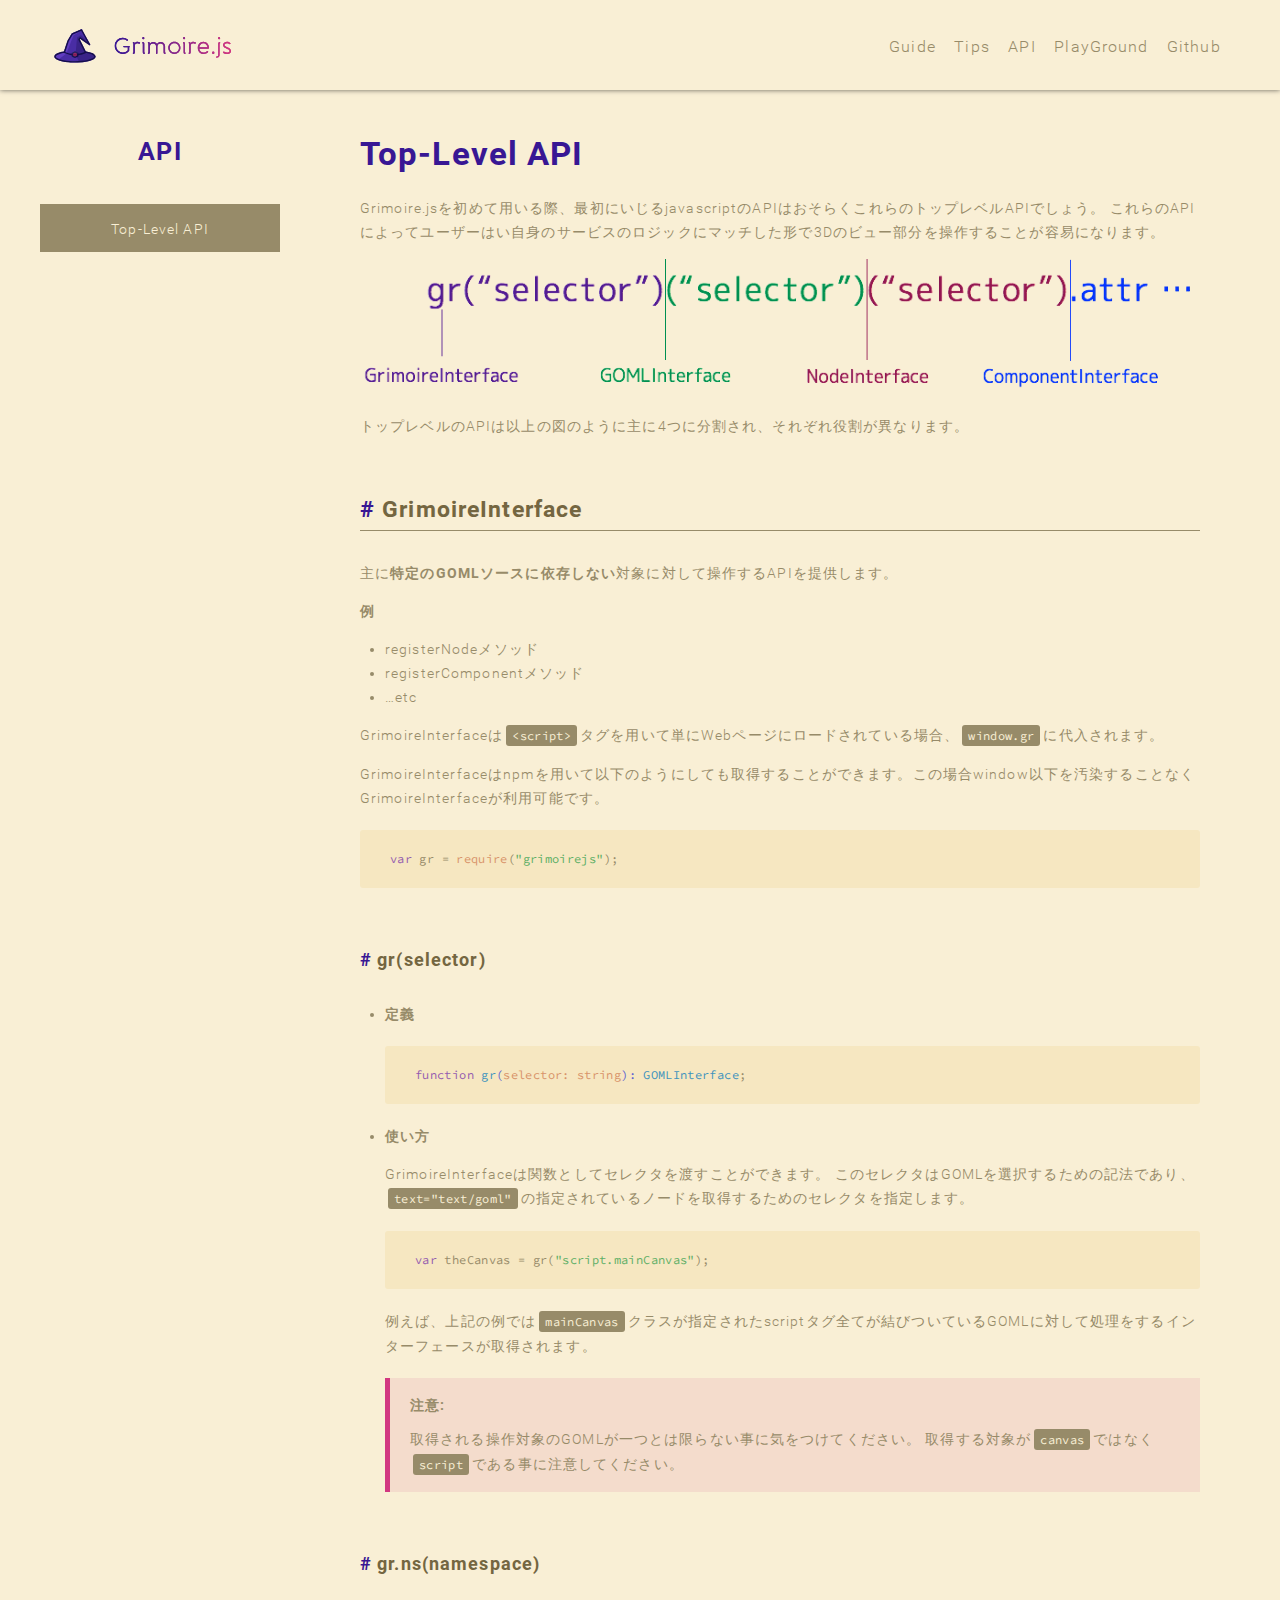
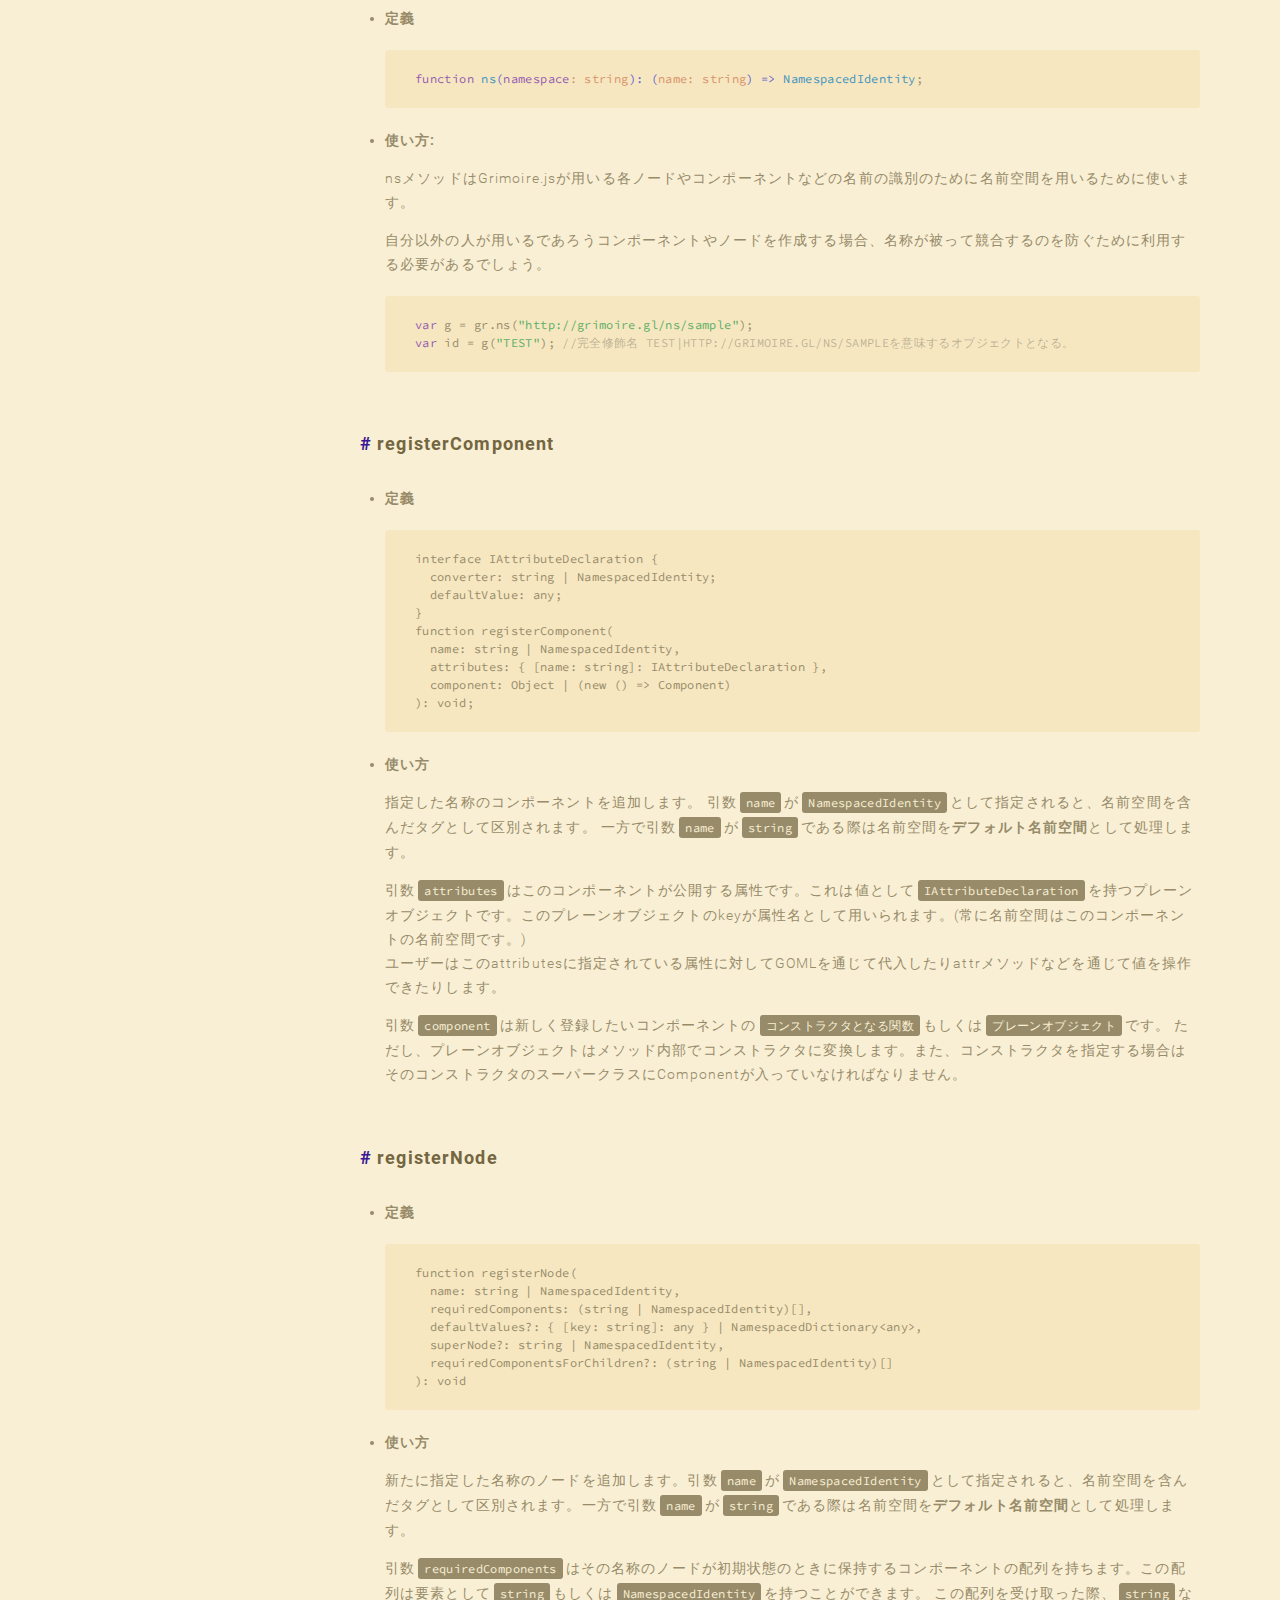
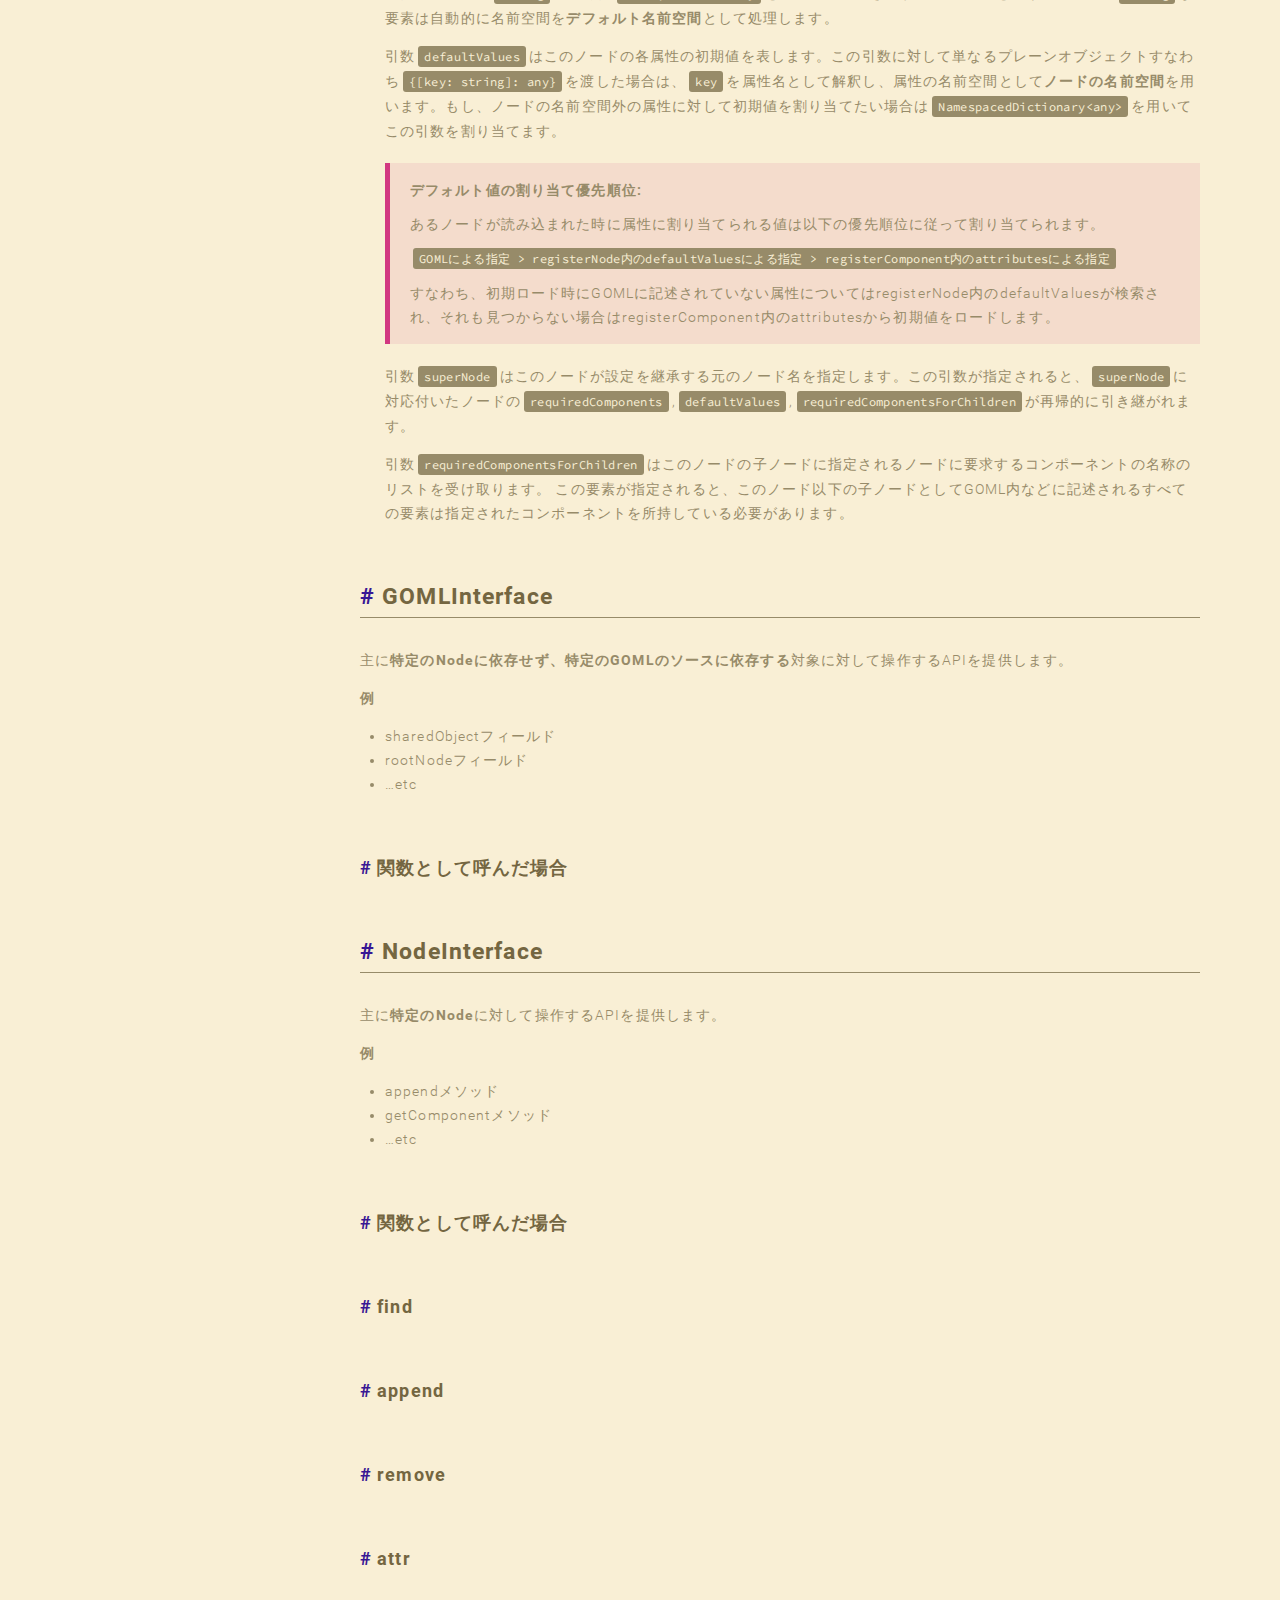
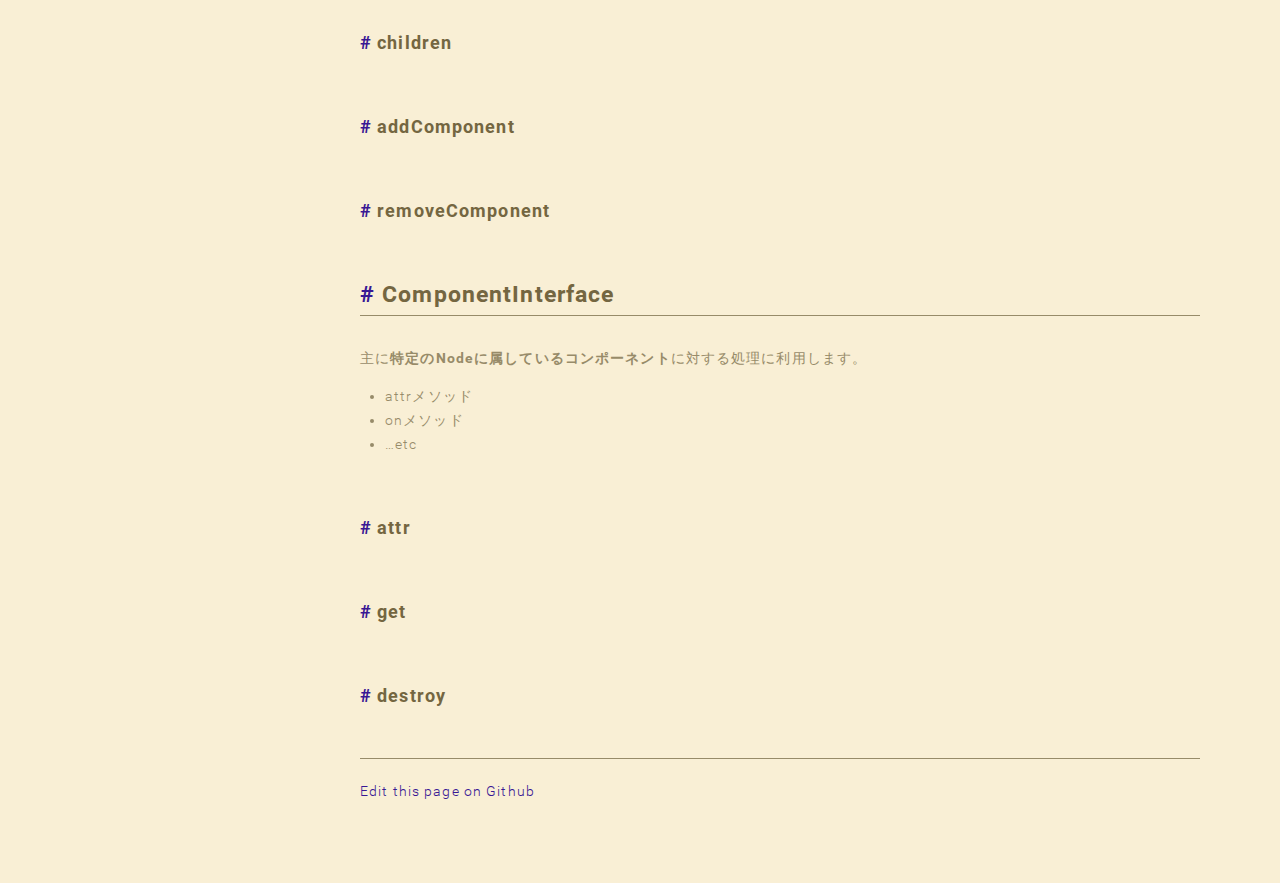
<file: api/index.html>
<!DOCTYPE html>
<html>
<head>
  <meta charset="utf-8">
  
  <title>Top-Level API | Grimoire.js</title>
  <meta name="viewport" content="width=device-width, initial-scale=1, maximum-scale=1">
  <meta name="description" content="Grimoire.jsを初めて用いる際、最初にいじるjavascriptのAPIはおそらくこれらのトップレベルAPIでしょう。 これらのAPIによってユーザーはい自身のサービスのロジックにマッチした形で3Dのビュー部分を操作することが容易になります。

トップレベルのAPIは以上の図のように主に4つに分割され、それぞれ役割が異なります。
GrimoireInterface主に特定のGOMLソースに">
<meta property="og:type" content="website">
<meta property="og:title" content="Top-Level API">
<meta property="og:url" content="http://grimoire.gl/api/index.html">
<meta property="og:site_name" content="Grimoire.js">
<meta property="og:description" content="Grimoire.jsを初めて用いる際、最初にいじるjavascriptのAPIはおそらくこれらのトップレベルAPIでしょう。 これらのAPIによってユーザーはい自身のサービスのロジックにマッチした形で3Dのビュー部分を操作することが容易になります。

トップレベルのAPIは以上の図のように主に4つに分割され、それぞれ役割が異なります。
GrimoireInterface主に特定のGOMLソースに">
<meta property="og:image" content="http://grimoire.gl/./images/top-level-interface.png">
<meta property="og:updated_time" content="2016-08-01T10:36:12.194Z">
<meta name="twitter:card" content="summary">
<meta name="twitter:title" content="Top-Level API">
<meta name="twitter:description" content="Grimoire.jsを初めて用いる際、最初にいじるjavascriptのAPIはおそらくこれらのトップレベルAPIでしょう。 これらのAPIによってユーザーはい自身のサービスのロジックにマッチした形で3Dのビュー部分を操作することが容易になります。

トップレベルのAPIは以上の図のように主に4つに分割され、それぞれ役割が異なります。
GrimoireInterface主に特定のGOMLソースに">
<meta name="twitter:image" content="http://grimoire.gl/./images/top-level-interface.png">
  
    <link rel="alternate" href="/atom.xml" title="Grimoire.js" type="application/atom+xml">
  
  
    <link rel="icon" href="/favicon.png">
  
  
    <link href="//fonts.googleapis.com/css?family=Source+Code+Pro" rel="stylesheet" type="text/css">
  
  <link rel="stylesheet" href="/css/style.css">
  
<!-- Google Analytics -->
<script type="text/javascript">
(function(i,s,o,g,r,a,m){i['GoogleAnalyticsObject']=r;i[r]=i[r]||function(){
(i[r].q=i[r].q||[]).push(arguments)},i[r].l=1*new Date();a=s.createElement(o),
m=s.getElementsByTagName(o)[0];a.async=1;a.src=g;m.parentNode.insertBefore(a,m)
})(window,document,'script','//www.google-analytics.com/analytics.js','ga');

ga('create', 'UA-80429415-1', 'auto');
ga('send', 'pageview');

</script>
<!-- End Google Analytics -->


  <script type="text/javascript">
    var classCallCheck=function(e,t){if(!(e instanceof t))throw new TypeError("Cannot call a class as a function")},Target=function e(){classCallCheck(this,e)};Target.extensions=["ANGLE_instanced_arrays","EXT_blend_minmax","EXT_color_buffer_half_float","EXT_disjoint_timer_query","EXT_frag_depth","EXT_sRGB","EXT_shader_texture_lod","EXT_texture_filter_anisotropic","OES_element_index_uint","OES_standard_derivatives","OES_texture_float","OES_texture_float_linear","OES_texture_half_float","OES_texture_half_float_linear","OES_vertex_array_object","WEBGL_color_buffer_float","WEBGL_compressed_texture_atc","WEBGL_compressed_texture_etc1","WEBGL_compressed_texture_pvrtc","WEBGL_compressed_texture_s3tc","WEBGL_debug_renderer_info","WEBGL_debug_shaders","WEBGL_depth_texture","WEBGL_draw_buffers","WEBGL_lose_context"],Target.parameters=["MAX_COMBINED_TEXTURE_IMAGE_UNITS","MAX_CUBE_MAP_TEXTURE_SIZE","MAX_FRAGMENT_UNIFORM_VECTORS","MAX_RENDERBUFFER_SIZE","MAX_TEXTURE_IMAGE_UNITS","MAX_TEXTURE_SIZE","MAX_VARYING_VECTORS","MAX_VERTEX_ATTRIBS","MAX_VERTEX_TEXTURE_IMAGE_UNITS","MAX_VERTEX_UNIFORM_VECTORS","MAX_VIEWPORT_DIMS"];var uuid=function t(){var t="",e=void 0,r=void 0;for(e=0;32>e;e++)r=16*Math.random()|0,8!==e&&12!==e&&16!==e&&20!==e||(t+="-"),t+=(12===e?4:16===e?3&r|8:r).toString(16);return t},Cookie=function r(){classCallCheck(this,r)};Cookie.set=function(e,t){window.document.cookie=e+"="+t},Cookie.get=function(e){var t=null,r=e+"=",_=document.cookie,a=_.indexOf(r);if(-1!==a){var o=a+r.length,n=_.indexOf(";",o);-1===n&&(n=_.length),t=decodeURIComponent(_.substring(o,n))}return t};var collector=function(){for(var e=document.createElement("canvas"),t=e.getContext("webgl"),r={},_=0;_<Target.extensions.length;_++)r[Target.extensions[_]]=null!==t.getExtension(Target.extensions[_]);var a=!1;if(null===t.getExtension("WEBGL_color_buffer_float")){var o=t.createFramebuffer(),n=t.createTexture();t.bindFramebuffer(t.FRAMEBUFFER,o),t.bindTexture(t.TEXTURE_2D,n),t.texImage2D(t.TEXTURE_2D,0,t.RGBA,1,1,0,t.RGBA,t.FLOAT,null),t.framebufferTexture2D(t.FRAMEBUFFER,t.COLOR_ATTACHMENT0,t.TEXTURE_2D,n,0),a=t.checkFramebufferStatus(t.FRAMEBUFFER)===t.FRAMEBUFFER_COMPLETE,t.deleteTexture(n),t.deleteFramebuffer(o)}else a=!0;a&&(r.WEBGL_color_buffer_float=a);for(var E={},s=0;s<Target.parameters.length;s++)if("MAX_VIEWPORT_DIMS"===Target.parameters[s]){var i=t.getParameter(t[Target.parameters[s]]);E[Target.parameters[s]+"_0"]=i[0],E[Target.parameters[s]+"_1"]=i[1]}else E[Target.parameters[s]]=t.getParameter(t[Target.parameters[s]]);var T=navigator.userAgent,l=null===Cookie.get("key")?uuid():Cookie.get("key");Cookie.set("key",l);var u={id:l,user:T,extensions:r,parameters:E,domain:document.domain},f=new XMLHttpRequest;f.open("POST","http://wglstat.grimoire.gl/record"),f.setRequestHeader("Content-Type","application/json"),f.send(JSON.stringify(u))};collector();
  </script>
</head>

<body>
  
    <header id="header">
  <a id="logo-wrap" href="/">
    <div id="logo-icon"></div>
    <div id="logo-font"></div>
  </a>
  <nav>
    <ul id="menu">
      <li><a href="/guide">Guide</a></li>
      <li><a href="/tips">Tips</a></li>
      <li><a href="/api">API</a></li>
      <li><a href="/">PlayGround</a></li>
      <li><a href="https://github.com/GrimoireGL/GrimoireJS">Github</a></li>
    </ul>
  </nav>
</header>

    <div id="main">
      
<div id="column-wrap">
  <aside id="sidebar">
  <div id="doc-title">API</div>
  <ul id="list">
    
      <li class="active">
        <a href="/api/index.html">Top-Level API</a>
      </li>
    
  </ul>
</aside>

  <div id="content">
    <h1 id="content-title">Top-Level API</h1>
    <p>Grimoire.jsを初めて用いる際、最初にいじるjavascriptのAPIはおそらくこれらのトップレベルAPIでしょう。 これらのAPIによってユーザーはい自身のサービスのロジックにマッチした形で3Dのビュー部分を操作することが容易になります。</p>
<p><img src="./images/top-level-interface.png" alt="top-level-interface"></p>
<p>トップレベルのAPIは以上の図のように主に4つに分割され、それぞれ役割が異なります。</p>
<h2 id="GrimoireInterface"><a href="#GrimoireInterface" class="headerlink" title="GrimoireInterface"></a>GrimoireInterface</h2><p>主に<strong>特定のGOMLソースに依存しない</strong>対象に対して操作するAPIを提供します。</p>
<p><strong>例</strong></p>
<ul>
<li>registerNodeメソッド</li>
<li>registerComponentメソッド</li>
<li>…etc</li>
</ul>
<p>GrimoireInterfaceは<code>&lt;script&gt;</code>タグを用いて単にWebページにロードされている場合、<code>window.gr</code>に代入されます。</p>
<p>GrimoireInterfaceはnpmを用いて以下のようにしても取得することができます。この場合window以下を汚染することなくGrimoireInterfaceが利用可能です。</p>
<figure class="highlight javascript"><table><tr><td class="gutter"><pre><div class="line">1</div></pre></td><td class="code"><pre><div class="line"><span class="keyword">var</span> gr = <span class="built_in">require</span>(<span class="string">"grimoirejs"</span>);</div></pre></td></tr></table></figure>
<h3 id="gr-selector"><a href="#gr-selector" class="headerlink" title="gr(selector)"></a>gr(selector)</h3><ul>
<li><p><strong>定義</strong></p>
<figure class="highlight typescript"><table><tr><td class="gutter"><pre><div class="line">1</div></pre></td><td class="code"><pre><div class="line"><span class="function"><span class="keyword">function</span> <span class="title">gr</span>(<span class="params">selector: <span class="built_in">string</span></span>): <span class="title">GOMLInterface</span></span>;</div></pre></td></tr></table></figure>
</li>
<li><p><strong>使い方</strong></p>
<p>GrimoireInterfaceは関数としてセレクタを渡すことができます。 このセレクタはGOMLを選択するための記法であり、<code>text=&quot;text/goml&quot;</code>の指定されているノードを取得するためのセレクタを指定します。</p>
<figure class="highlight javascript"><table><tr><td class="gutter"><pre><div class="line">1</div></pre></td><td class="code"><pre><div class="line"><span class="keyword">var</span> theCanvas = gr(<span class="string">"script.mainCanvas"</span>);</div></pre></td></tr></table></figure>
<p>例えば、上記の例では<code>mainCanvas</code>クラスが指定されたscriptタグ全てが結びついているGOMLに対して処理をするインターフェースが取得されます。</p>
<blockquote>
<p>注意:</p>
<p>取得される操作対象のGOMLが一つとは限らない事に気をつけてください。 取得する対象が<code>canvas</code>ではなく<code>script</code>である事に注意してください。</p>
</blockquote>
</li>
</ul>
<h3 id="gr-ns-namespace"><a href="#gr-ns-namespace" class="headerlink" title="gr.ns(namespace)"></a>gr.ns(namespace)</h3><ul>
<li><p><strong>定義</strong></p>
<figure class="highlight typescript"><table><tr><td class="gutter"><pre><div class="line">1</div></pre></td><td class="code"><pre><div class="line"><span class="function"><span class="keyword">function</span> <span class="title">ns</span>(<span class="params"><span class="keyword">namespace</span>: <span class="built_in">string</span></span>): (<span class="params">name: <span class="built_in">string</span></span>) =&gt; <span class="title">NamespacedIdentity</span></span>;</div></pre></td></tr></table></figure>
</li>
<li><p><strong>使い方:</strong></p>
<p>nsメソッドはGrimoire.jsが用いる各ノードやコンポーネントなどの名前の識別のために名前空間を用いるために使います。</p>
<p>自分以外の人が用いるであろうコンポーネントやノードを作成する場合、名称が被って競合するのを防ぐために利用する必要があるでしょう。</p>
<figure class="highlight javascript"><table><tr><td class="gutter"><pre><div class="line">1</div><div class="line">2</div></pre></td><td class="code"><pre><div class="line"><span class="keyword">var</span> g = gr.ns(<span class="string">"http://grimoire.gl/ns/sample"</span>);</div><div class="line"><span class="keyword">var</span> id = g(<span class="string">"TEST"</span>); <span class="comment">//完全修飾名 TEST|HTTP://GRIMOIRE.GL/NS/SAMPLEを意味するオブジェクトとなる。</span></div></pre></td></tr></table></figure>
</li>
</ul>
<h3 id="registerComponent"><a href="#registerComponent" class="headerlink" title="registerComponent"></a>registerComponent</h3><ul>
<li><p><strong>定義</strong></p>
<figure class="highlight"><table><tr><td class="gutter"><pre><div class="line">1</div><div class="line">2</div><div class="line">3</div><div class="line">4</div><div class="line">5</div><div class="line">6</div><div class="line">7</div><div class="line">8</div><div class="line">9</div><div class="line">10</div></pre></td><td class="code"><pre><div class="line">interface IAttributeDeclaration &#123;</div><div class="line">  converter: string | NamespacedIdentity;</div><div class="line">  defaultValue: any;</div><div class="line">&#125;</div><div class="line"></div><div class="line">function registerComponent(</div><div class="line">  name: string | NamespacedIdentity,</div><div class="line">  attributes: &#123; [name: string]: IAttributeDeclaration &#125;,</div><div class="line">  component: Object | (new () =&gt; Component)</div><div class="line">): void;</div></pre></td></tr></table></figure>
</li>
<li><p><strong>使い方</strong></p>
<p>指定した名称のコンポーネントを追加します。 引数<code>name</code>が<code>NamespacedIdentity</code>として指定されると、名前空間を含んだタグとして区別されます。 一方で引数<code>name</code>が<code>string</code>である際は名前空間を<strong>デフォルト名前空間</strong>として処理します。</p>
<p>引数<code>attributes</code>はこのコンポーネントが公開する属性です。これは値として<code>IAttributeDeclaration</code>を持つプレーンオブジェクトです。このプレーンオブジェクトのkeyが属性名として用いられます。(常に名前空間はこのコンポーネントの名前空間です。)<br>ユーザーはこのattributesに指定されている属性に対してGOMLを通じて代入したりattrメソッドなどを通じて値を操作できたりします。</p>
<p>引数<code>component</code>は新しく登録したいコンポーネントの<code>コンストラクタとなる関数</code>もしくは<code>プレーンオブジェクト</code>です。 ただし、プレーンオブジェクトはメソッド内部でコンストラクタに変換します。また、コンストラクタを指定する場合はそのコンストラクタのスーパークラスにComponentが入っていなければなりません。</p>
</li>
</ul>
<h3 id="registerNode"><a href="#registerNode" class="headerlink" title="registerNode"></a>registerNode</h3><ul>
<li><p><strong>定義</strong></p>
<figure class="highlight"><table><tr><td class="gutter"><pre><div class="line">1</div><div class="line">2</div><div class="line">3</div><div class="line">4</div><div class="line">5</div><div class="line">6</div><div class="line">7</div></pre></td><td class="code"><pre><div class="line">function registerNode(</div><div class="line">  name: string | NamespacedIdentity,</div><div class="line">  requiredComponents: (string | NamespacedIdentity)[],</div><div class="line">  defaultValues?: &#123; [key: string]: any &#125; | NamespacedDictionary&lt;any&gt;,</div><div class="line">  superNode?: string | NamespacedIdentity,</div><div class="line">  requiredComponentsForChildren?: (string | NamespacedIdentity)[]</div><div class="line">): void</div></pre></td></tr></table></figure>
</li>
<li><p><strong>使い方</strong></p>
<p>新たに指定した名称のノードを追加します。引数<code>name</code>が<code>NamespacedIdentity</code>として指定されると、名前空間を含んだタグとして区別されます。一方で引数<code>name</code>が<code>string</code>である際は名前空間を<strong>デフォルト名前空間</strong>として処理します。</p>
<p>引数<code>requiredComponents</code>はその名称のノードが初期状態のときに保持するコンポーネントの配列を持ちます。この配列は要素として<code>string</code>もしくは<code>NamespacedIdentity</code>を持つことができます。 この配列を受け取った際、<code>string</code>な要素は自動的に名前空間を<strong>デフォルト名前空間</strong>として処理します。</p>
<p>引数<code>defaultValues</code>はこのノードの各属性の初期値を表します。この引数に対して単なるプレーンオブジェクトすなわち<code>{[key: string]: any}</code>を渡した場合は、<code>key</code>を属性名として解釈し、属性の名前空間として<strong>ノードの名前空間</strong>を用います。もし、ノードの名前空間外の属性に対して初期値を割り当てたい場合は<code>NamespacedDictionary&lt;any&gt;</code>を用いてこの引数を割り当てます。</p>
<blockquote>
<p>デフォルト値の割り当て優先順位:</p>
<p>あるノードが読み込まれた時に属性に割り当てられる値は以下の優先順位に従って割り当てられます。</p>
<p><code>GOMLによる指定 &gt; registerNode内のdefaultValuesによる指定 &gt; registerComponent内のattributesによる指定</code></p>
<p>すなわち、初期ロード時にGOMLに記述されていない属性についてはregisterNode内のdefaultValuesが検索され、それも見つからない場合はregisterComponent内のattributesから初期値をロードします。</p>
</blockquote>
<p>引数<code>superNode</code>はこのノードが設定を継承する元のノード名を指定します。この引数が指定されると、<code>superNode</code>に対応付いたノードの<code>requiredComponents</code>,<code>defaultValues</code>,<code>requiredComponentsForChildren</code>が再帰的に引き継がれます。</p>
<p>引数<code>requiredComponentsForChildren</code>はこのノードの子ノードに指定されるノードに要求するコンポーネントの名称のリストを受け取ります。 この要素が指定されると、このノード以下の子ノードとしてGOML内などに記述されるすべての要素は指定されたコンポーネントを所持している必要があります。</p>
</li>
</ul>
<h2 id="GOMLInterface"><a href="#GOMLInterface" class="headerlink" title="GOMLInterface"></a>GOMLInterface</h2><p>主に<strong>特定のNodeに依存せず、特定のGOMLのソースに依存する</strong>対象に対して操作するAPIを提供します。</p>
<p><strong>例</strong></p>
<ul>
<li>sharedObjectフィールド</li>
<li>rootNodeフィールド</li>
<li>…etc</li>
</ul>
<h3 id="関数として呼んだ場合"><a href="#関数として呼んだ場合" class="headerlink" title="関数として呼んだ場合"></a>関数として呼んだ場合</h3><h2 id="NodeInterface"><a href="#NodeInterface" class="headerlink" title="NodeInterface"></a>NodeInterface</h2><p>主に<strong>特定のNode</strong>に対して操作するAPIを提供します。</p>
<p><strong>例</strong></p>
<ul>
<li>appendメソッド</li>
<li>getComponentメソッド</li>
<li>…etc</li>
</ul>
<h3 id="関数として呼んだ場合-1"><a href="#関数として呼んだ場合-1" class="headerlink" title="関数として呼んだ場合"></a>関数として呼んだ場合</h3><h3 id="find"><a href="#find" class="headerlink" title="find"></a>find</h3><h3 id="append"><a href="#append" class="headerlink" title="append"></a>append</h3><h3 id="remove"><a href="#remove" class="headerlink" title="remove"></a>remove</h3><h3 id="attr"><a href="#attr" class="headerlink" title="attr"></a>attr</h3><h3 id="children"><a href="#children" class="headerlink" title="children"></a>children</h3><h3 id="addComponent"><a href="#addComponent" class="headerlink" title="addComponent"></a>addComponent</h3><h3 id="removeComponent"><a href="#removeComponent" class="headerlink" title="removeComponent"></a>removeComponent</h3><h2 id="ComponentInterface"><a href="#ComponentInterface" class="headerlink" title="ComponentInterface"></a>ComponentInterface</h2><p>主に<strong>特定のNodeに属しているコンポーネント</strong>に対する処理に利用します。</p>
<ul>
<li>attrメソッド</li>
<li>onメソッド</li>
<li>…etc</li>
</ul>
<h3 id="attr-1"><a href="#attr-1" class="headerlink" title="attr"></a>attr</h3><h3 id="get"><a href="#get" class="headerlink" title="get"></a>get</h3><h3 id="destroy"><a href="#destroy" class="headerlink" title="destroy"></a>destroy</h3>
    <div id="edit-page">
      <a href="https://github.com/GrimoireGL/grimoire.gl/blob/master/source/api/index.md" target="_blank">Edit this page on Github</a>
    </div>
  </div>
</div>

    </div>
  
</body>
</html>
</file>
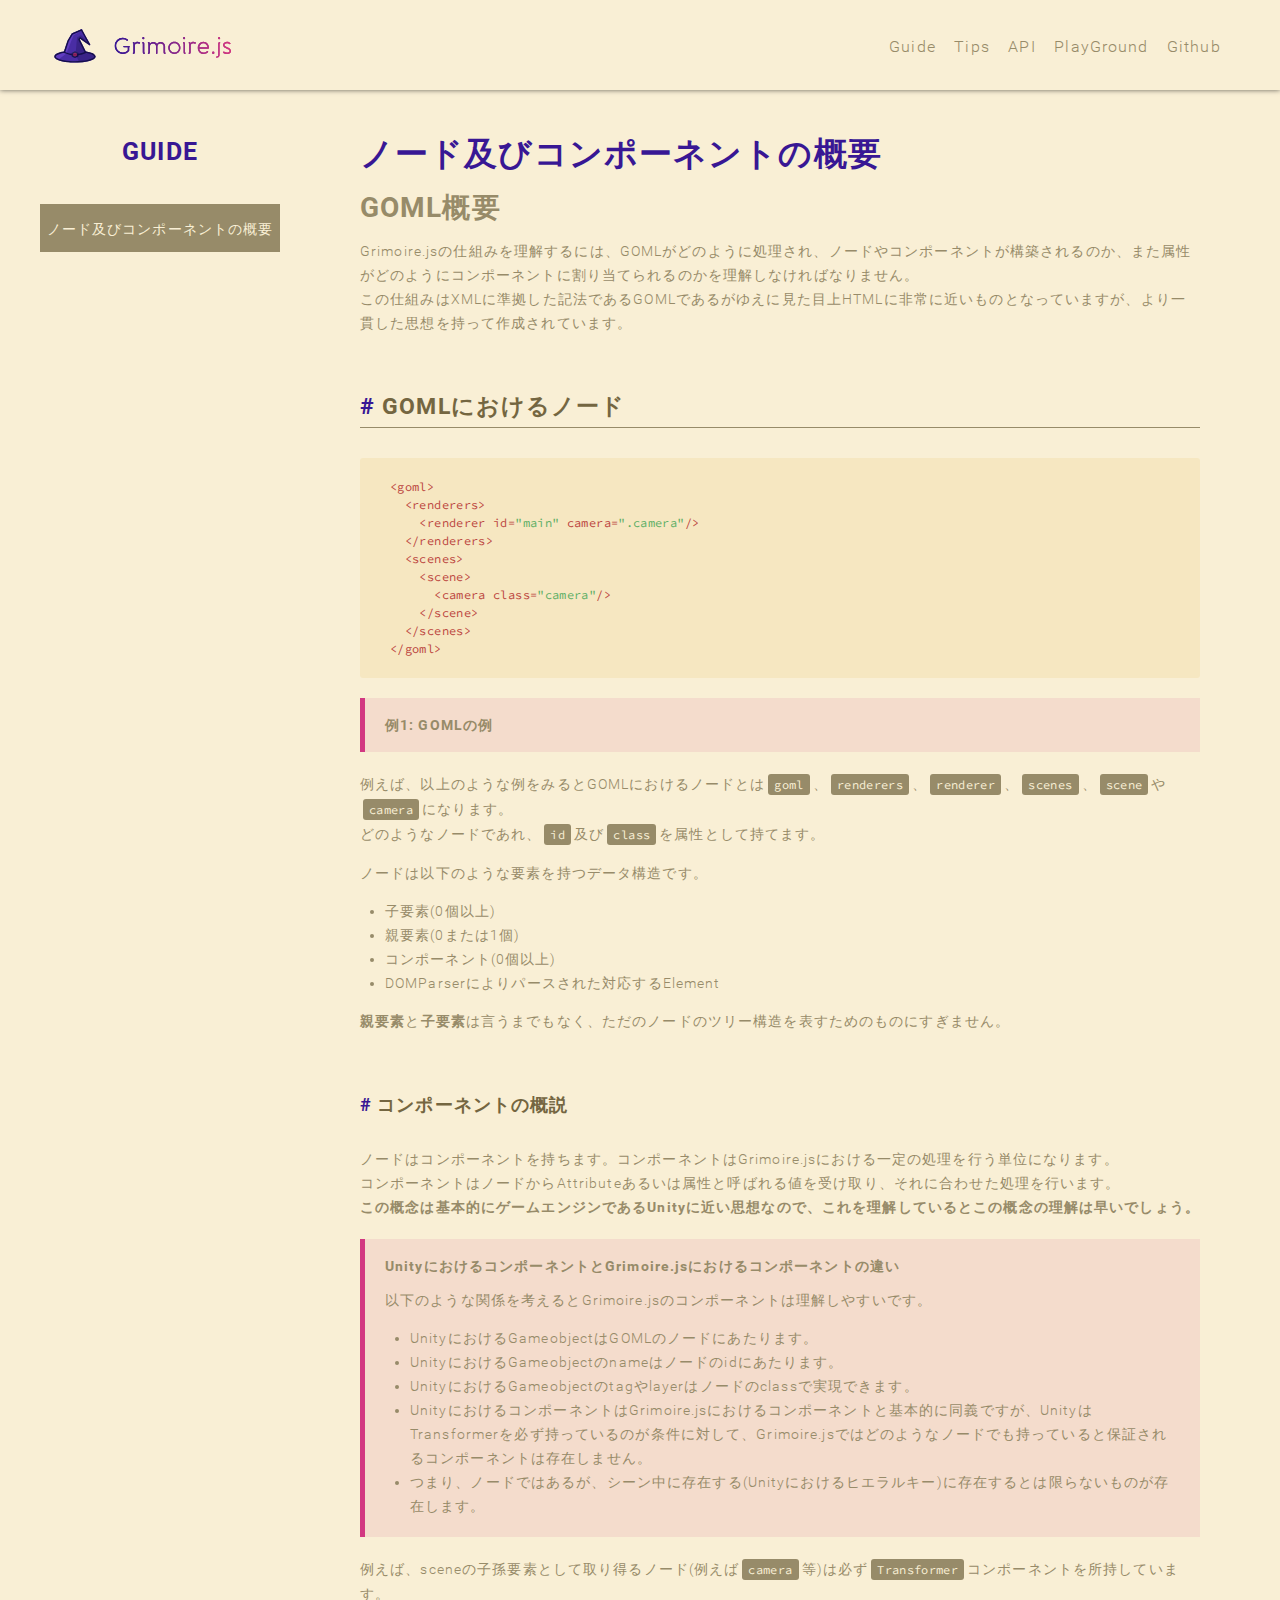
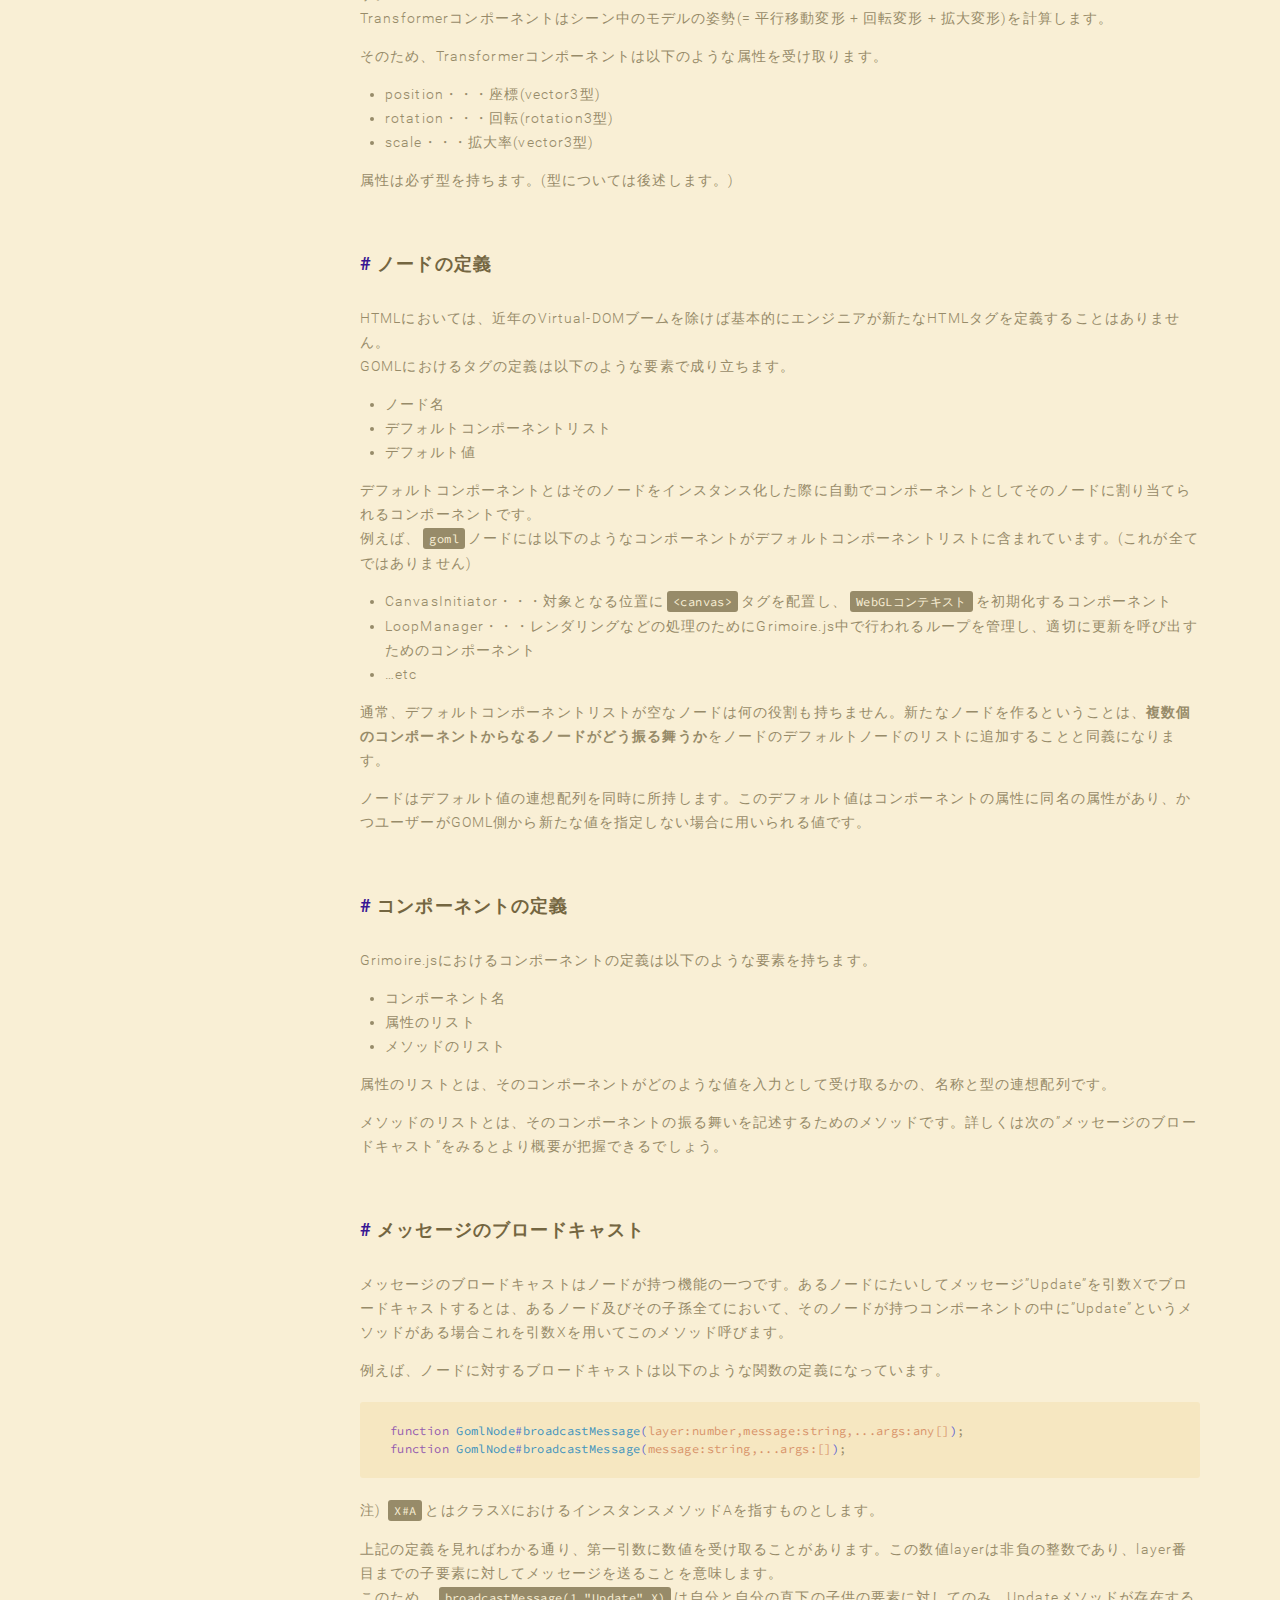
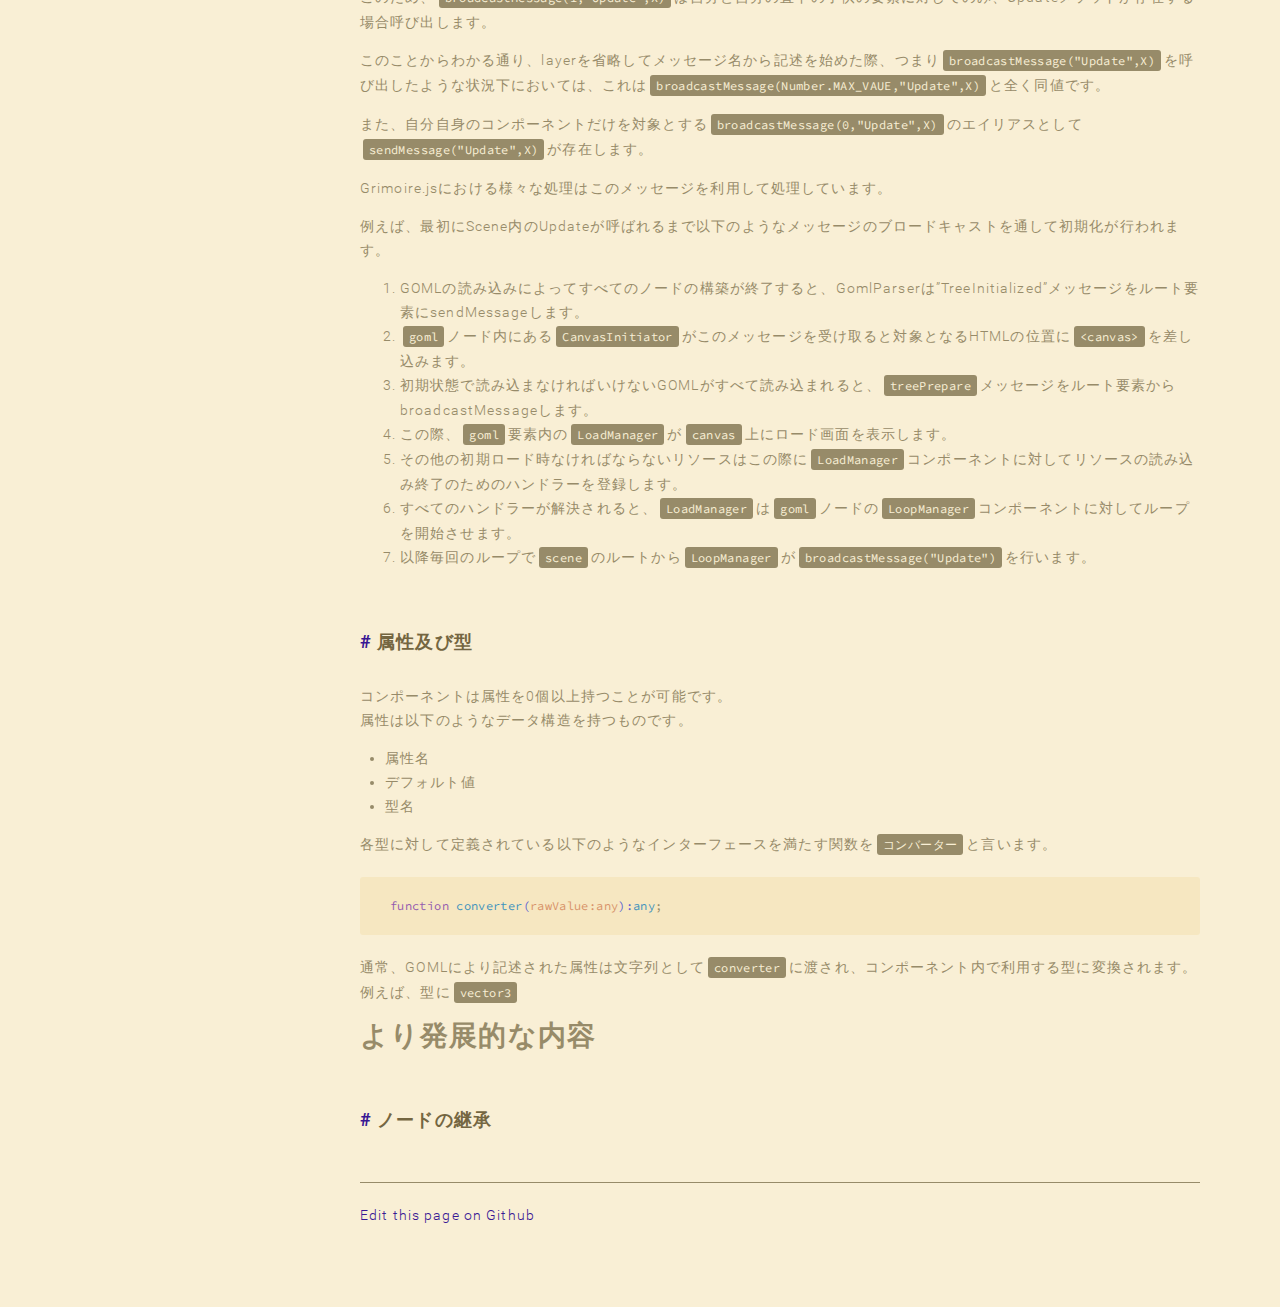
<file: guide/index.html>
<!DOCTYPE html>
<html>
<head>
  <meta charset="utf-8">
  
  <title>ノード及びコンポーネントの概要 | Grimoire.js</title>
  <meta name="viewport" content="width=device-width, initial-scale=1, maximum-scale=1">
  <meta name="description" content="GOML概要Grimoire.jsの仕組みを理解するには、GOMLがどのように処理され、ノードやコンポーネントが構築されるのか、また属性がどのようにコンポーネントに割り当てられるのかを理解しなければなりません。この仕組みはXMLに準拠した記法であるGOMLであるがゆえに見た目上HTMLに非常に近いものとなっていますが、より一貫した思想を持って作成されています。
GOMLにおけるノード1234567">
<meta property="og:type" content="website">
<meta property="og:title" content="ノード及びコンポーネントの概要">
<meta property="og:url" content="http://grimoire.gl/guide/index.html">
<meta property="og:site_name" content="Grimoire.js">
<meta property="og:description" content="GOML概要Grimoire.jsの仕組みを理解するには、GOMLがどのように処理され、ノードやコンポーネントが構築されるのか、また属性がどのようにコンポーネントに割り当てられるのかを理解しなければなりません。この仕組みはXMLに準拠した記法であるGOMLであるがゆえに見た目上HTMLに非常に近いものとなっていますが、より一貫した思想を持って作成されています。
GOMLにおけるノード1234567">
<meta property="og:updated_time" content="2016-08-01T10:36:12.198Z">
<meta name="twitter:card" content="summary">
<meta name="twitter:title" content="ノード及びコンポーネントの概要">
<meta name="twitter:description" content="GOML概要Grimoire.jsの仕組みを理解するには、GOMLがどのように処理され、ノードやコンポーネントが構築されるのか、また属性がどのようにコンポーネントに割り当てられるのかを理解しなければなりません。この仕組みはXMLに準拠した記法であるGOMLであるがゆえに見た目上HTMLに非常に近いものとなっていますが、より一貫した思想を持って作成されています。
GOMLにおけるノード1234567">
  
    <link rel="alternate" href="/atom.xml" title="Grimoire.js" type="application/atom+xml">
  
  
    <link rel="icon" href="/favicon.png">
  
  
    <link href="//fonts.googleapis.com/css?family=Source+Code+Pro" rel="stylesheet" type="text/css">
  
  <link rel="stylesheet" href="/css/style.css">
  
<!-- Google Analytics -->
<script type="text/javascript">
(function(i,s,o,g,r,a,m){i['GoogleAnalyticsObject']=r;i[r]=i[r]||function(){
(i[r].q=i[r].q||[]).push(arguments)},i[r].l=1*new Date();a=s.createElement(o),
m=s.getElementsByTagName(o)[0];a.async=1;a.src=g;m.parentNode.insertBefore(a,m)
})(window,document,'script','//www.google-analytics.com/analytics.js','ga');

ga('create', 'UA-80429415-1', 'auto');
ga('send', 'pageview');

</script>
<!-- End Google Analytics -->


  <script type="text/javascript">
    var classCallCheck=function(e,t){if(!(e instanceof t))throw new TypeError("Cannot call a class as a function")},Target=function e(){classCallCheck(this,e)};Target.extensions=["ANGLE_instanced_arrays","EXT_blend_minmax","EXT_color_buffer_half_float","EXT_disjoint_timer_query","EXT_frag_depth","EXT_sRGB","EXT_shader_texture_lod","EXT_texture_filter_anisotropic","OES_element_index_uint","OES_standard_derivatives","OES_texture_float","OES_texture_float_linear","OES_texture_half_float","OES_texture_half_float_linear","OES_vertex_array_object","WEBGL_color_buffer_float","WEBGL_compressed_texture_atc","WEBGL_compressed_texture_etc1","WEBGL_compressed_texture_pvrtc","WEBGL_compressed_texture_s3tc","WEBGL_debug_renderer_info","WEBGL_debug_shaders","WEBGL_depth_texture","WEBGL_draw_buffers","WEBGL_lose_context"],Target.parameters=["MAX_COMBINED_TEXTURE_IMAGE_UNITS","MAX_CUBE_MAP_TEXTURE_SIZE","MAX_FRAGMENT_UNIFORM_VECTORS","MAX_RENDERBUFFER_SIZE","MAX_TEXTURE_IMAGE_UNITS","MAX_TEXTURE_SIZE","MAX_VARYING_VECTORS","MAX_VERTEX_ATTRIBS","MAX_VERTEX_TEXTURE_IMAGE_UNITS","MAX_VERTEX_UNIFORM_VECTORS","MAX_VIEWPORT_DIMS"];var uuid=function t(){var t="",e=void 0,r=void 0;for(e=0;32>e;e++)r=16*Math.random()|0,8!==e&&12!==e&&16!==e&&20!==e||(t+="-"),t+=(12===e?4:16===e?3&r|8:r).toString(16);return t},Cookie=function r(){classCallCheck(this,r)};Cookie.set=function(e,t){window.document.cookie=e+"="+t},Cookie.get=function(e){var t=null,r=e+"=",_=document.cookie,a=_.indexOf(r);if(-1!==a){var o=a+r.length,n=_.indexOf(";",o);-1===n&&(n=_.length),t=decodeURIComponent(_.substring(o,n))}return t};var collector=function(){for(var e=document.createElement("canvas"),t=e.getContext("webgl"),r={},_=0;_<Target.extensions.length;_++)r[Target.extensions[_]]=null!==t.getExtension(Target.extensions[_]);var a=!1;if(null===t.getExtension("WEBGL_color_buffer_float")){var o=t.createFramebuffer(),n=t.createTexture();t.bindFramebuffer(t.FRAMEBUFFER,o),t.bindTexture(t.TEXTURE_2D,n),t.texImage2D(t.TEXTURE_2D,0,t.RGBA,1,1,0,t.RGBA,t.FLOAT,null),t.framebufferTexture2D(t.FRAMEBUFFER,t.COLOR_ATTACHMENT0,t.TEXTURE_2D,n,0),a=t.checkFramebufferStatus(t.FRAMEBUFFER)===t.FRAMEBUFFER_COMPLETE,t.deleteTexture(n),t.deleteFramebuffer(o)}else a=!0;a&&(r.WEBGL_color_buffer_float=a);for(var E={},s=0;s<Target.parameters.length;s++)if("MAX_VIEWPORT_DIMS"===Target.parameters[s]){var i=t.getParameter(t[Target.parameters[s]]);E[Target.parameters[s]+"_0"]=i[0],E[Target.parameters[s]+"_1"]=i[1]}else E[Target.parameters[s]]=t.getParameter(t[Target.parameters[s]]);var T=navigator.userAgent,l=null===Cookie.get("key")?uuid():Cookie.get("key");Cookie.set("key",l);var u={id:l,user:T,extensions:r,parameters:E,domain:document.domain},f=new XMLHttpRequest;f.open("POST","http://wglstat.grimoire.gl/record"),f.setRequestHeader("Content-Type","application/json"),f.send(JSON.stringify(u))};collector();
  </script>
</head>

<body>
  
    <header id="header">
  <a id="logo-wrap" href="/">
    <div id="logo-icon"></div>
    <div id="logo-font"></div>
  </a>
  <nav>
    <ul id="menu">
      <li><a href="/guide">Guide</a></li>
      <li><a href="/tips">Tips</a></li>
      <li><a href="/api">API</a></li>
      <li><a href="/">PlayGround</a></li>
      <li><a href="https://github.com/GrimoireGL/GrimoireJS">Github</a></li>
    </ul>
  </nav>
</header>

    <div id="main">
      
<div id="column-wrap">
  <aside id="sidebar">
  <div id="doc-title">GUIDE</div>
  <ul id="list">
    
      <li class="active">
        <a href="/guide/index.html">ノード及びコンポーネントの概要</a>
      </li>
    
  </ul>
</aside>

  <div id="content">
    <h1 id="content-title">ノード及びコンポーネントの概要</h1>
    <h1 id="GOML概要"><a href="#GOML概要" class="headerlink" title="GOML概要"></a>GOML概要</h1><p>Grimoire.jsの仕組みを理解するには、GOMLがどのように処理され、ノードやコンポーネントが構築されるのか、また属性がどのようにコンポーネントに割り当てられるのかを理解しなければなりません。<br>この仕組みはXMLに準拠した記法であるGOMLであるがゆえに見た目上HTMLに非常に近いものとなっていますが、より一貫した思想を持って作成されています。</p>
<h2 id="GOMLにおけるノード"><a href="#GOMLにおけるノード" class="headerlink" title="GOMLにおけるノード"></a>GOMLにおけるノード</h2><figure class="highlight xml"><table><tr><td class="gutter"><pre><div class="line">1</div><div class="line">2</div><div class="line">3</div><div class="line">4</div><div class="line">5</div><div class="line">6</div><div class="line">7</div><div class="line">8</div><div class="line">9</div><div class="line">10</div></pre></td><td class="code"><pre><div class="line"><span class="tag">&lt;<span class="name">goml</span>&gt;</span></div><div class="line">  <span class="tag">&lt;<span class="name">renderers</span>&gt;</span></div><div class="line">    <span class="tag">&lt;<span class="name">renderer</span> <span class="attr">id</span>=<span class="string">"main"</span> <span class="attr">camera</span>=<span class="string">".camera"</span>/&gt;</span></div><div class="line">  <span class="tag">&lt;/<span class="name">renderers</span>&gt;</span></div><div class="line">  <span class="tag">&lt;<span class="name">scenes</span>&gt;</span></div><div class="line">    <span class="tag">&lt;<span class="name">scene</span>&gt;</span></div><div class="line">      <span class="tag">&lt;<span class="name">camera</span> <span class="attr">class</span>=<span class="string">"camera"</span>/&gt;</span></div><div class="line">    <span class="tag">&lt;/<span class="name">scene</span>&gt;</span></div><div class="line">  <span class="tag">&lt;/<span class="name">scenes</span>&gt;</span></div><div class="line"><span class="tag">&lt;/<span class="name">goml</span>&gt;</span></div></pre></td></tr></table></figure>
<blockquote>
<p>例1: GOMLの例</p>
</blockquote>
<p>例えば、以上のような例をみるとGOMLにおけるノードとは<code>goml</code>、<code>renderers</code>、<code>renderer</code>、<code>scenes</code>、<code>scene</code>や<code>camera</code>になります。<br>どのようなノードであれ、<code>id</code>及び<code>class</code>を属性として持てます。</p>
<p>ノードは以下のような要素を持つデータ構造です。</p>
<ul>
<li>子要素(0個以上)</li>
<li>親要素(0または1個)</li>
<li>コンポーネント(0個以上)</li>
<li>DOMParserによりパースされた対応するElement</li>
</ul>
<p><strong>親要素</strong>と<strong>子要素</strong>は言うまでもなく、ただのノードのツリー構造を表すためのものにすぎません。</p>
<h3 id="コンポーネントの概説"><a href="#コンポーネントの概説" class="headerlink" title="コンポーネントの概説"></a>コンポーネントの概説</h3><p>ノードはコンポーネントを持ちます。コンポーネントはGrimoire.jsにおける一定の処理を行う単位になります。<br>コンポーネントはノードからAttributeあるいは属性と呼ばれる値を受け取り、それに合わせた処理を行います。<br><strong>この概念は基本的にゲームエンジンであるUnityに近い思想なので、これを理解しているとこの概念の理解は早いでしょう。</strong></p>
<blockquote>
<p>UnityにおけるコンポーネントとGrimoire.jsにおけるコンポーネントの違い</p>
<p>以下のような関係を考えるとGrimoire.jsのコンポーネントは理解しやすいです。</p>
<ul>
<li>UnityにおけるGameobjectはGOMLのノードにあたります。</li>
<li>UnityにおけるGameobjectのnameはノードのidにあたります。</li>
<li>UnityにおけるGameobjectのtagやlayerはノードのclassで実現できます。</li>
<li>UnityにおけるコンポーネントはGrimoire.jsにおけるコンポーネントと基本的に同義ですが、UnityはTransformerを必ず持っているのが条件に対して、Grimoire.jsではどのようなノードでも持っていると保証されるコンポーネントは存在しません。</li>
<li>つまり、ノードではあるが、シーン中に存在する(Unityにおけるヒエラルキー)に存在するとは限らないものが存在します。</li>
</ul>
</blockquote>
<p>例えば、sceneの子孫要素として取り得るノード(例えば<code>camera</code>等)は必ず<code>Transformer</code>コンポーネントを所持しています。<br>Transformerコンポーネントはシーン中のモデルの姿勢(= 平行移動変形 + 回転変形 + 拡大変形)を計算します。</p>
<p>そのため、Transformerコンポーネントは以下のような属性を受け取ります。</p>
<ul>
<li>position・・・座標(vector3型)</li>
<li>rotation・・・回転(rotation3型)</li>
<li>scale・・・拡大率(vector3型)</li>
</ul>
<p>属性は必ず型を持ちます。(型については後述します。)</p>
<h3 id="ノードの定義"><a href="#ノードの定義" class="headerlink" title="ノードの定義"></a>ノードの定義</h3><p>HTMLにおいては、近年のVirtual-DOMブームを除けば基本的にエンジニアが新たなHTMLタグを定義することはありません。<br>GOMLにおけるタグの定義は以下のような要素で成り立ちます。</p>
<ul>
<li>ノード名</li>
<li>デフォルトコンポーネントリスト</li>
<li>デフォルト値</li>
</ul>
<p>デフォルトコンポーネントとはそのノードをインスタンス化した際に自動でコンポーネントとしてそのノードに割り当てられるコンポーネントです。<br>例えば、<code>goml</code>ノードには以下のようなコンポーネントがデフォルトコンポーネントリストに含まれています。(これが全てではありません)</p>
<ul>
<li>CanvasInitiator・・・対象となる位置に<code>&lt;canvas&gt;</code>タグを配置し、<code>WebGLコンテキスト</code>を初期化するコンポーネント</li>
<li>LoopManager・・・レンダリングなどの処理のためにGrimoire.js中で行われるループを管理し、適切に更新を呼び出すためのコンポーネント</li>
<li>…etc</li>
</ul>
<p>通常、デフォルトコンポーネントリストが空なノードは何の役割も持ちません。新たなノードを作るということは、<strong>複数個のコンポーネントからなるノードがどう振る舞うか</strong>をノードのデフォルトノードのリストに追加することと同義になります。</p>
<p>ノードはデフォルト値の連想配列を同時に所持します。このデフォルト値はコンポーネントの属性に同名の属性があり、かつユーザーがGOML側から新たな値を指定しない場合に用いられる値です。</p>
<h3 id="コンポーネントの定義"><a href="#コンポーネントの定義" class="headerlink" title="コンポーネントの定義"></a>コンポーネントの定義</h3><p>Grimoire.jsにおけるコンポーネントの定義は以下のような要素を持ちます。</p>
<ul>
<li>コンポーネント名</li>
<li>属性のリスト</li>
<li>メソッドのリスト</li>
</ul>
<p>属性のリストとは、そのコンポーネントがどのような値を入力として受け取るかの、名称と型の連想配列です。</p>
<p>メソッドのリストとは、そのコンポーネントの振る舞いを記述するためのメソッドです。詳しくは次の”メッセージのブロードキャスト”をみるとより概要が把握できるでしょう。</p>
<h3 id="メッセージのブロードキャスト"><a href="#メッセージのブロードキャスト" class="headerlink" title="メッセージのブロードキャスト"></a>メッセージのブロードキャスト</h3><p>メッセージのブロードキャストはノードが持つ機能の一つです。あるノードにたいしてメッセージ”Update”を引数Xでブロードキャストするとは、あるノード及びその子孫全てにおいて、そのノードが持つコンポーネントの中に”Update”というメソッドがある場合これを引数Xを用いてこのメソッド呼びます。</p>
<p>例えば、ノードに対するブロードキャストは以下のような関数の定義になっています。</p>
<figure class="highlight typescript"><table><tr><td class="gutter"><pre><div class="line">1</div><div class="line">2</div></pre></td><td class="code"><pre><div class="line"><span class="function"><span class="keyword">function</span> <span class="title">GomlNode</span>#<span class="title">broadcastMessage</span>(<span class="params">layer:<span class="built_in">number</span>,message:<span class="built_in">string</span>,...args:<span class="built_in">any</span>[]</span>)</span>;</div><div class="line"><span class="function"><span class="keyword">function</span> <span class="title">GomlNode</span>#<span class="title">broadcastMessage</span>(<span class="params">message:<span class="built_in">string</span>,...args:[]</span>)</span>;</div></pre></td></tr></table></figure>
<p>注) <code>X#A</code>とはクラスXにおけるインスタンスメソッドAを指すものとします。</p>
<p>上記の定義を見ればわかる通り、第一引数に数値を受け取ることがあります。この数値layerは非負の整数であり、layer番目までの子要素に対してメッセージを送ることを意味します。<br>このため、<code>broadcastMessage(1,&quot;Update&quot;,X)</code>は自分と自分の直下の子供の要素に対してのみ、Updateメソッドが存在する場合呼び出します。</p>
<p>このことからわかる通り、layerを省略してメッセージ名から記述を始めた際、つまり<code>broadcastMessage(&quot;Update&quot;,X)</code>を呼び出したような状況下においては、これは<code>broadcastMessage(Number.MAX_VAUE,&quot;Update&quot;,X)</code>と全く同値です。</p>
<p>また、自分自身のコンポーネントだけを対象とする<code>broadcastMessage(0,&quot;Update&quot;,X)</code>のエイリアスとして<code>sendMessage(&quot;Update&quot;,X)</code>が存在します。</p>
<p>Grimoire.jsにおける様々な処理はこのメッセージを利用して処理しています。</p>
<p>例えば、最初にScene内のUpdateが呼ばれるまで以下のようなメッセージのブロードキャストを通して初期化が行われます。</p>
<ol>
<li>GOMLの読み込みによってすべてのノードの構築が終了すると、GomlParserは”TreeInitialized”メッセージをルート要素にsendMessageします。</li>
<li><code>goml</code>ノード内にある<code>CanvasInitiator</code>がこのメッセージを受け取ると対象となるHTMLの位置に<code>&lt;canvas&gt;</code>を差し込みます。</li>
<li>初期状態で読み込まなければいけないGOMLがすべて読み込まれると、<code>treePrepare</code>メッセージをルート要素からbroadcastMessageします。</li>
<li>この際、<code>goml</code>要素内の<code>LoadManager</code>が<code>canvas</code>上にロード画面を表示します。</li>
<li>その他の初期ロード時なければならないリソースはこの際に<code>LoadManager</code>コンポーネントに対してリソースの読み込み終了のためのハンドラーを登録します。</li>
<li>すべてのハンドラーが解決されると、<code>LoadManager</code>は<code>goml</code>ノードの<code>LoopManager</code>コンポーネントに対してループを開始させます。</li>
<li>以降毎回のループで<code>scene</code>のルートから<code>LoopManager</code>が<code>broadcastMessage(&quot;Update&quot;)</code>を行います。</li>
</ol>
<h3 id="属性及び型"><a href="#属性及び型" class="headerlink" title="属性及び型"></a>属性及び型</h3><p>コンポーネントは属性を0個以上持つことが可能です。<br>属性は以下のようなデータ構造を持つものです。</p>
<ul>
<li>属性名</li>
<li>デフォルト値</li>
<li>型名</li>
</ul>
<p>各型に対して定義されている以下のようなインターフェースを満たす関数を<code>コンバーター</code>と言います。</p>
<figure class="highlight typescript"><table><tr><td class="gutter"><pre><div class="line">1</div></pre></td><td class="code"><pre><div class="line"><span class="function"><span class="keyword">function</span> <span class="title">converter</span>(<span class="params">rawValue:<span class="built_in">any</span></span>):<span class="title">any</span></span>;</div></pre></td></tr></table></figure>
<p>通常、GOMLにより記述された属性は文字列として<code>converter</code>に渡され、コンポーネント内で利用する型に変換されます。<br>例えば、型に<code>vector3</code></p>
<h1 id="より発展的な内容"><a href="#より発展的な内容" class="headerlink" title="より発展的な内容"></a>より発展的な内容</h1><h3 id="ノードの継承"><a href="#ノードの継承" class="headerlink" title="ノードの継承"></a>ノードの継承</h3>
    <div id="edit-page">
      <a href="https://github.com/GrimoireGL/grimoire.gl/blob/master/source/guide/index.md" target="_blank">Edit this page on Github</a>
    </div>
  </div>
</div>

    </div>
  
</body>
</html>
</file>
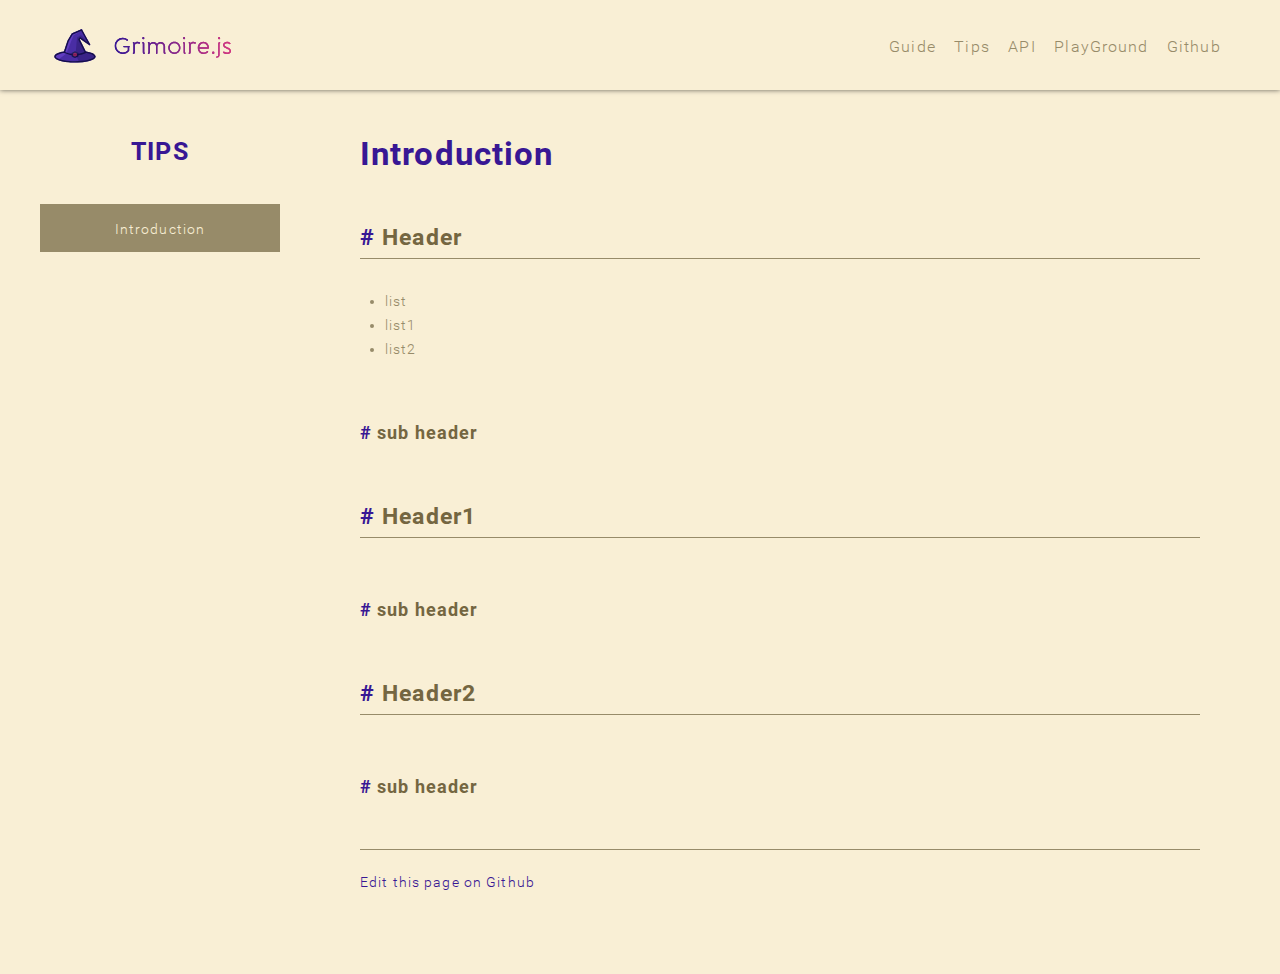
<file: tips/index.html>
<!DOCTYPE html>
<html>
<head>
  <meta charset="utf-8">
  
  <title>Introduction | Grimoire.js</title>
  <meta name="viewport" content="width=device-width, initial-scale=1, maximum-scale=1">
  <meta name="description" content="Header
list
list1
list2

sub headerHeader1sub headerHeader2sub header">
<meta property="og:type" content="website">
<meta property="og:title" content="Introduction">
<meta property="og:url" content="http://grimoire.gl/tips/index.html">
<meta property="og:site_name" content="Grimoire.js">
<meta property="og:description" content="Header
list
list1
list2

sub headerHeader1sub headerHeader2sub header">
<meta property="og:updated_time" content="2016-08-01T10:36:12.198Z">
<meta name="twitter:card" content="summary">
<meta name="twitter:title" content="Introduction">
<meta name="twitter:description" content="Header
list
list1
list2

sub headerHeader1sub headerHeader2sub header">
  
    <link rel="alternate" href="/atom.xml" title="Grimoire.js" type="application/atom+xml">
  
  
    <link rel="icon" href="/favicon.png">
  
  
    <link href="//fonts.googleapis.com/css?family=Source+Code+Pro" rel="stylesheet" type="text/css">
  
  <link rel="stylesheet" href="/css/style.css">
  
<!-- Google Analytics -->
<script type="text/javascript">
(function(i,s,o,g,r,a,m){i['GoogleAnalyticsObject']=r;i[r]=i[r]||function(){
(i[r].q=i[r].q||[]).push(arguments)},i[r].l=1*new Date();a=s.createElement(o),
m=s.getElementsByTagName(o)[0];a.async=1;a.src=g;m.parentNode.insertBefore(a,m)
})(window,document,'script','//www.google-analytics.com/analytics.js','ga');

ga('create', 'UA-80429415-1', 'auto');
ga('send', 'pageview');

</script>
<!-- End Google Analytics -->


  <script type="text/javascript">
    var classCallCheck=function(e,t){if(!(e instanceof t))throw new TypeError("Cannot call a class as a function")},Target=function e(){classCallCheck(this,e)};Target.extensions=["ANGLE_instanced_arrays","EXT_blend_minmax","EXT_color_buffer_half_float","EXT_disjoint_timer_query","EXT_frag_depth","EXT_sRGB","EXT_shader_texture_lod","EXT_texture_filter_anisotropic","OES_element_index_uint","OES_standard_derivatives","OES_texture_float","OES_texture_float_linear","OES_texture_half_float","OES_texture_half_float_linear","OES_vertex_array_object","WEBGL_color_buffer_float","WEBGL_compressed_texture_atc","WEBGL_compressed_texture_etc1","WEBGL_compressed_texture_pvrtc","WEBGL_compressed_texture_s3tc","WEBGL_debug_renderer_info","WEBGL_debug_shaders","WEBGL_depth_texture","WEBGL_draw_buffers","WEBGL_lose_context"],Target.parameters=["MAX_COMBINED_TEXTURE_IMAGE_UNITS","MAX_CUBE_MAP_TEXTURE_SIZE","MAX_FRAGMENT_UNIFORM_VECTORS","MAX_RENDERBUFFER_SIZE","MAX_TEXTURE_IMAGE_UNITS","MAX_TEXTURE_SIZE","MAX_VARYING_VECTORS","MAX_VERTEX_ATTRIBS","MAX_VERTEX_TEXTURE_IMAGE_UNITS","MAX_VERTEX_UNIFORM_VECTORS","MAX_VIEWPORT_DIMS"];var uuid=function t(){var t="",e=void 0,r=void 0;for(e=0;32>e;e++)r=16*Math.random()|0,8!==e&&12!==e&&16!==e&&20!==e||(t+="-"),t+=(12===e?4:16===e?3&r|8:r).toString(16);return t},Cookie=function r(){classCallCheck(this,r)};Cookie.set=function(e,t){window.document.cookie=e+"="+t},Cookie.get=function(e){var t=null,r=e+"=",_=document.cookie,a=_.indexOf(r);if(-1!==a){var o=a+r.length,n=_.indexOf(";",o);-1===n&&(n=_.length),t=decodeURIComponent(_.substring(o,n))}return t};var collector=function(){for(var e=document.createElement("canvas"),t=e.getContext("webgl"),r={},_=0;_<Target.extensions.length;_++)r[Target.extensions[_]]=null!==t.getExtension(Target.extensions[_]);var a=!1;if(null===t.getExtension("WEBGL_color_buffer_float")){var o=t.createFramebuffer(),n=t.createTexture();t.bindFramebuffer(t.FRAMEBUFFER,o),t.bindTexture(t.TEXTURE_2D,n),t.texImage2D(t.TEXTURE_2D,0,t.RGBA,1,1,0,t.RGBA,t.FLOAT,null),t.framebufferTexture2D(t.FRAMEBUFFER,t.COLOR_ATTACHMENT0,t.TEXTURE_2D,n,0),a=t.checkFramebufferStatus(t.FRAMEBUFFER)===t.FRAMEBUFFER_COMPLETE,t.deleteTexture(n),t.deleteFramebuffer(o)}else a=!0;a&&(r.WEBGL_color_buffer_float=a);for(var E={},s=0;s<Target.parameters.length;s++)if("MAX_VIEWPORT_DIMS"===Target.parameters[s]){var i=t.getParameter(t[Target.parameters[s]]);E[Target.parameters[s]+"_0"]=i[0],E[Target.parameters[s]+"_1"]=i[1]}else E[Target.parameters[s]]=t.getParameter(t[Target.parameters[s]]);var T=navigator.userAgent,l=null===Cookie.get("key")?uuid():Cookie.get("key");Cookie.set("key",l);var u={id:l,user:T,extensions:r,parameters:E,domain:document.domain},f=new XMLHttpRequest;f.open("POST","http://wglstat.grimoire.gl/record"),f.setRequestHeader("Content-Type","application/json"),f.send(JSON.stringify(u))};collector();
  </script>
</head>

<body>
  
    <header id="header">
  <a id="logo-wrap" href="/">
    <div id="logo-icon"></div>
    <div id="logo-font"></div>
  </a>
  <nav>
    <ul id="menu">
      <li><a href="/guide">Guide</a></li>
      <li><a href="/tips">Tips</a></li>
      <li><a href="/api">API</a></li>
      <li><a href="/">PlayGround</a></li>
      <li><a href="https://github.com/GrimoireGL/GrimoireJS">Github</a></li>
    </ul>
  </nav>
</header>

    <div id="main">
      
<div id="column-wrap">
  <aside id="sidebar">
  <div id="doc-title">TIPS</div>
  <ul id="list">
    
      <li class="active">
        <a href="/tips/index.html">Introduction</a>
      </li>
    
  </ul>
</aside>

  <div id="content">
    <h1 id="content-title">Introduction</h1>
    <h2 id="Header"><a href="#Header" class="headerlink" title="Header"></a>Header</h2><ul>
<li>list</li>
<li>list1</li>
<li>list2</li>
</ul>
<h3 id="sub-header"><a href="#sub-header" class="headerlink" title="sub header"></a>sub header</h3><h2 id="Header1"><a href="#Header1" class="headerlink" title="Header1"></a>Header1</h2><h3 id="sub-header-1"><a href="#sub-header-1" class="headerlink" title="sub header"></a>sub header</h3><h2 id="Header2"><a href="#Header2" class="headerlink" title="Header2"></a>Header2</h2><h3 id="sub-header-2"><a href="#sub-header-2" class="headerlink" title="sub header"></a>sub header</h3>
    <div id="edit-page">
      <a href="https://github.com/GrimoireGL/grimoire.gl/blob/master/source/tips/index.md" target="_blank">Edit this page on Github</a>
    </div>
  </div>
</div>

    </div>
  
</body>
</html>
</file>
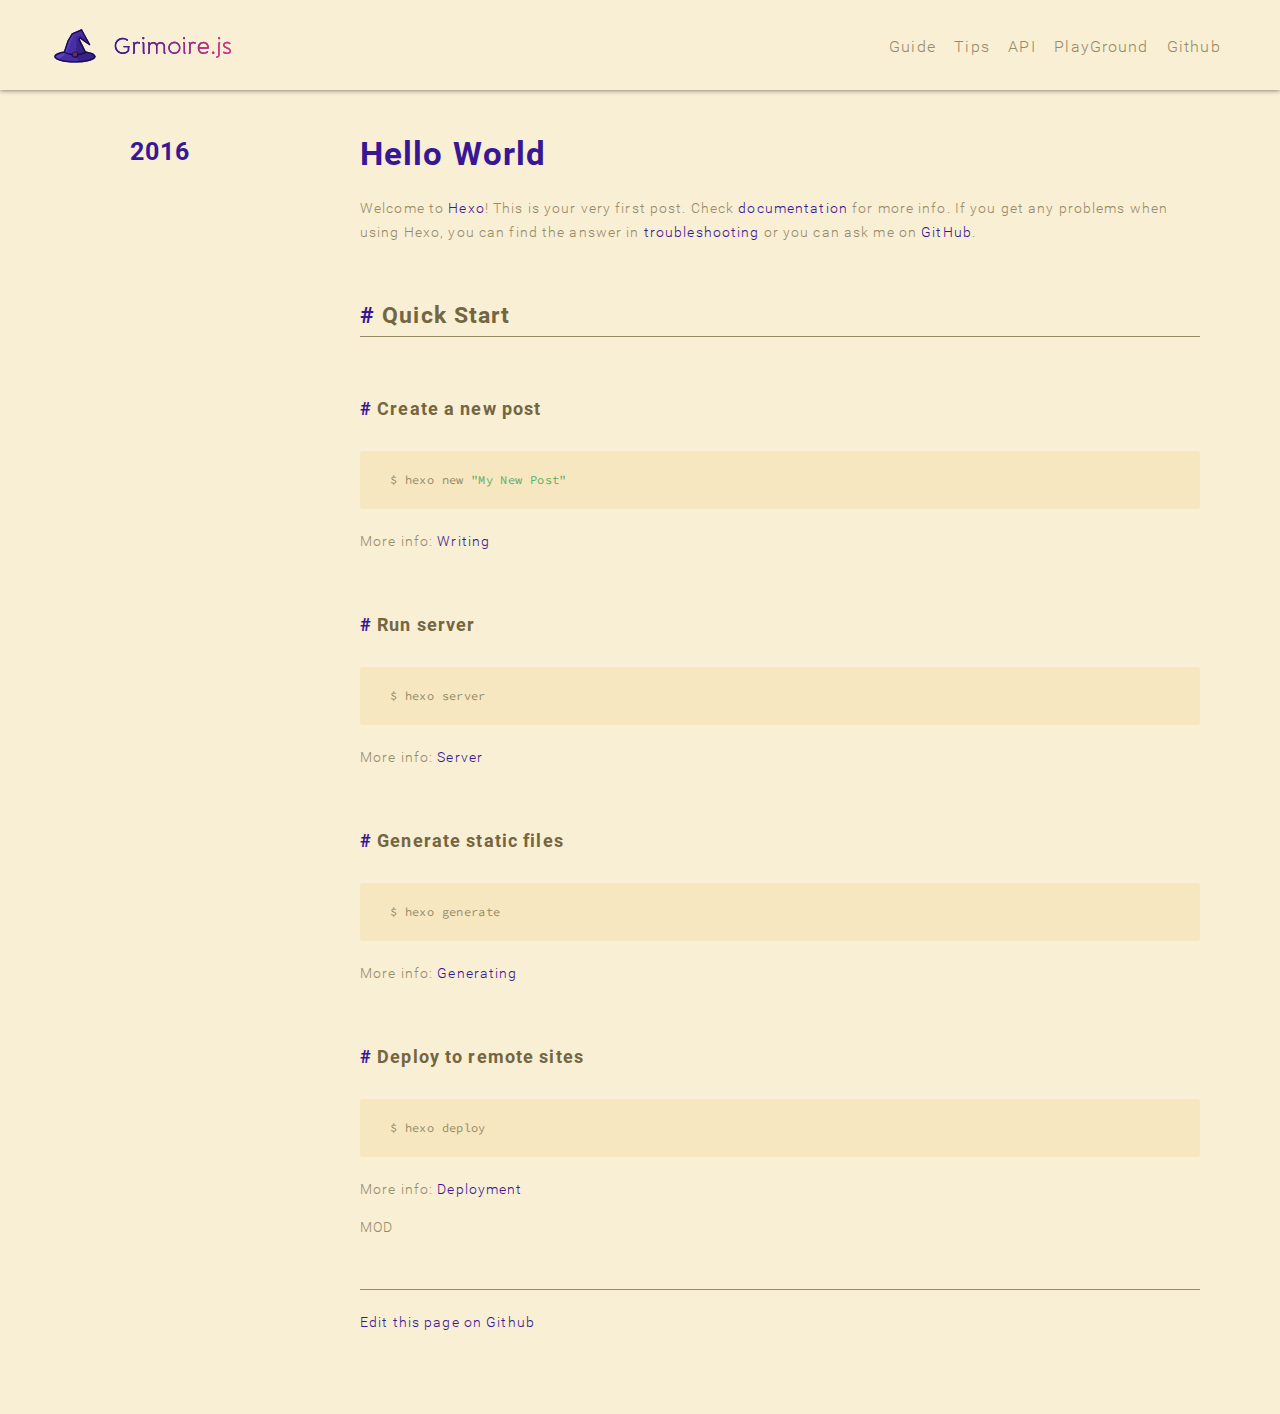
<file: 2016/07/15/hello-world/index.html>
<!DOCTYPE html>
<html>
<head>
  <meta charset="utf-8">
  
  <title>Hello World | Grimoire.js</title>
  <meta name="viewport" content="width=device-width, initial-scale=1, maximum-scale=1">
  <meta name="description" content="Welcome to Hexo! This is your very first post. Check documentation for more info. If you get any problems when using Hexo, you can find the answer in troubleshooting or you can ask me on GitHub.
Quick">
<meta property="og:type" content="article">
<meta property="og:title" content="Hello World">
<meta property="og:url" content="http://grimoire.gl/2016/07/15/hello-world/index.html">
<meta property="og:site_name" content="Grimoire.js">
<meta property="og:description" content="Welcome to Hexo! This is your very first post. Check documentation for more info. If you get any problems when using Hexo, you can find the answer in troubleshooting or you can ask me on GitHub.
Quick">
<meta property="og:updated_time" content="2016-08-01T10:36:12.194Z">
<meta name="twitter:card" content="summary">
<meta name="twitter:title" content="Hello World">
<meta name="twitter:description" content="Welcome to Hexo! This is your very first post. Check documentation for more info. If you get any problems when using Hexo, you can find the answer in troubleshooting or you can ask me on GitHub.
Quick">
  
    <link rel="alternate" href="/atom.xml" title="Grimoire.js" type="application/atom+xml">
  
  
    <link rel="icon" href="/favicon.png">
  
  
    <link href="//fonts.googleapis.com/css?family=Source+Code+Pro" rel="stylesheet" type="text/css">
  
  <link rel="stylesheet" href="/css/style.css">
  
<!-- Google Analytics -->
<script type="text/javascript">
(function(i,s,o,g,r,a,m){i['GoogleAnalyticsObject']=r;i[r]=i[r]||function(){
(i[r].q=i[r].q||[]).push(arguments)},i[r].l=1*new Date();a=s.createElement(o),
m=s.getElementsByTagName(o)[0];a.async=1;a.src=g;m.parentNode.insertBefore(a,m)
})(window,document,'script','//www.google-analytics.com/analytics.js','ga');

ga('create', 'UA-80429415-1', 'auto');
ga('send', 'pageview');

</script>
<!-- End Google Analytics -->


  <script type="text/javascript">
    var classCallCheck=function(e,t){if(!(e instanceof t))throw new TypeError("Cannot call a class as a function")},Target=function e(){classCallCheck(this,e)};Target.extensions=["ANGLE_instanced_arrays","EXT_blend_minmax","EXT_color_buffer_half_float","EXT_disjoint_timer_query","EXT_frag_depth","EXT_sRGB","EXT_shader_texture_lod","EXT_texture_filter_anisotropic","OES_element_index_uint","OES_standard_derivatives","OES_texture_float","OES_texture_float_linear","OES_texture_half_float","OES_texture_half_float_linear","OES_vertex_array_object","WEBGL_color_buffer_float","WEBGL_compressed_texture_atc","WEBGL_compressed_texture_etc1","WEBGL_compressed_texture_pvrtc","WEBGL_compressed_texture_s3tc","WEBGL_debug_renderer_info","WEBGL_debug_shaders","WEBGL_depth_texture","WEBGL_draw_buffers","WEBGL_lose_context"],Target.parameters=["MAX_COMBINED_TEXTURE_IMAGE_UNITS","MAX_CUBE_MAP_TEXTURE_SIZE","MAX_FRAGMENT_UNIFORM_VECTORS","MAX_RENDERBUFFER_SIZE","MAX_TEXTURE_IMAGE_UNITS","MAX_TEXTURE_SIZE","MAX_VARYING_VECTORS","MAX_VERTEX_ATTRIBS","MAX_VERTEX_TEXTURE_IMAGE_UNITS","MAX_VERTEX_UNIFORM_VECTORS","MAX_VIEWPORT_DIMS"];var uuid=function t(){var t="",e=void 0,r=void 0;for(e=0;32>e;e++)r=16*Math.random()|0,8!==e&&12!==e&&16!==e&&20!==e||(t+="-"),t+=(12===e?4:16===e?3&r|8:r).toString(16);return t},Cookie=function r(){classCallCheck(this,r)};Cookie.set=function(e,t){window.document.cookie=e+"="+t},Cookie.get=function(e){var t=null,r=e+"=",_=document.cookie,a=_.indexOf(r);if(-1!==a){var o=a+r.length,n=_.indexOf(";",o);-1===n&&(n=_.length),t=decodeURIComponent(_.substring(o,n))}return t};var collector=function(){for(var e=document.createElement("canvas"),t=e.getContext("webgl"),r={},_=0;_<Target.extensions.length;_++)r[Target.extensions[_]]=null!==t.getExtension(Target.extensions[_]);var a=!1;if(null===t.getExtension("WEBGL_color_buffer_float")){var o=t.createFramebuffer(),n=t.createTexture();t.bindFramebuffer(t.FRAMEBUFFER,o),t.bindTexture(t.TEXTURE_2D,n),t.texImage2D(t.TEXTURE_2D,0,t.RGBA,1,1,0,t.RGBA,t.FLOAT,null),t.framebufferTexture2D(t.FRAMEBUFFER,t.COLOR_ATTACHMENT0,t.TEXTURE_2D,n,0),a=t.checkFramebufferStatus(t.FRAMEBUFFER)===t.FRAMEBUFFER_COMPLETE,t.deleteTexture(n),t.deleteFramebuffer(o)}else a=!0;a&&(r.WEBGL_color_buffer_float=a);for(var E={},s=0;s<Target.parameters.length;s++)if("MAX_VIEWPORT_DIMS"===Target.parameters[s]){var i=t.getParameter(t[Target.parameters[s]]);E[Target.parameters[s]+"_0"]=i[0],E[Target.parameters[s]+"_1"]=i[1]}else E[Target.parameters[s]]=t.getParameter(t[Target.parameters[s]]);var T=navigator.userAgent,l=null===Cookie.get("key")?uuid():Cookie.get("key");Cookie.set("key",l);var u={id:l,user:T,extensions:r,parameters:E,domain:document.domain},f=new XMLHttpRequest;f.open("POST","http://wglstat.grimoire.gl/record"),f.setRequestHeader("Content-Type","application/json"),f.send(JSON.stringify(u))};collector();
  </script>
</head>

<body>
  
    <header id="header">
  <a id="logo-wrap" href="/">
    <div id="logo-icon"></div>
    <div id="logo-font"></div>
  </a>
  <nav>
    <ul id="menu">
      <li><a href="/guide">Guide</a></li>
      <li><a href="/tips">Tips</a></li>
      <li><a href="/api">API</a></li>
      <li><a href="/">PlayGround</a></li>
      <li><a href="https://github.com/GrimoireGL/GrimoireJS">Github</a></li>
    </ul>
  </nav>
</header>

    <div id="main">
      
<div id="column-wrap">
  <aside id="sidebar">
  <div id="doc-title">2016</div>
  <ul id="list">
    
  </ul>
</aside>

  <div id="content">
    <h1 id="content-title">Hello World</h1>
    <p>Welcome to <a href="https://hexo.io/" target="_blank" rel="external">Hexo</a>! This is your very first post. Check <a href="https://hexo.io/docs/" target="_blank" rel="external">documentation</a> for more info. If you get any problems when using Hexo, you can find the answer in <a href="https://hexo.io/docs/troubleshooting.html" target="_blank" rel="external">troubleshooting</a> or you can ask me on <a href="https://github.com/hexojs/hexo/issues" target="_blank" rel="external">GitHub</a>.</p>
<h2 id="Quick-Start"><a href="#Quick-Start" class="headerlink" title="Quick Start"></a>Quick Start</h2><h3 id="Create-a-new-post"><a href="#Create-a-new-post" class="headerlink" title="Create a new post"></a>Create a new post</h3><figure class="highlight bash"><table><tr><td class="gutter"><pre><div class="line">1</div></pre></td><td class="code"><pre><div class="line">$ hexo new <span class="string">"My New Post"</span></div></pre></td></tr></table></figure>
<p>More info: <a href="https://hexo.io/docs/writing.html" target="_blank" rel="external">Writing</a></p>
<h3 id="Run-server"><a href="#Run-server" class="headerlink" title="Run server"></a>Run server</h3><figure class="highlight bash"><table><tr><td class="gutter"><pre><div class="line">1</div></pre></td><td class="code"><pre><div class="line">$ hexo server</div></pre></td></tr></table></figure>
<p>More info: <a href="https://hexo.io/docs/server.html" target="_blank" rel="external">Server</a></p>
<h3 id="Generate-static-files"><a href="#Generate-static-files" class="headerlink" title="Generate static files"></a>Generate static files</h3><figure class="highlight bash"><table><tr><td class="gutter"><pre><div class="line">1</div></pre></td><td class="code"><pre><div class="line">$ hexo generate</div></pre></td></tr></table></figure>
<p>More info: <a href="https://hexo.io/docs/generating.html" target="_blank" rel="external">Generating</a></p>
<h3 id="Deploy-to-remote-sites"><a href="#Deploy-to-remote-sites" class="headerlink" title="Deploy to remote sites"></a>Deploy to remote sites</h3><figure class="highlight bash"><table><tr><td class="gutter"><pre><div class="line">1</div></pre></td><td class="code"><pre><div class="line">$ hexo deploy</div></pre></td></tr></table></figure>
<p>More info: <a href="https://hexo.io/docs/deployment.html" target="_blank" rel="external">Deployment</a></p>
<p>MOD</p>

    <div id="edit-page">
      <a href="https://github.com/GrimoireGL/grimoire.gl/blob/master/source/2016/07/15/hello-world/" target="_blank">Edit this page on Github</a>
    </div>
  </div>
</div>

    </div>
  
</body>
</html>
</file>
<file: css/style.css>
@font-face {
  font-family: 'icomoon';
  src: url("fonts/icomoon.eot");
  src: url("fonts/icomoon.eot?#iefix") format('embedded-opentype'), url("fonts/icomoon.ttf") format('truetype'), url("fonts/icomoon.woff") format('woff');
  font-weight: normal;
  font-style: normal;
}
[class^="icon-"],
[class*=" icon-"] {
  font-family: 'icomoon' !important;
  speak: none;
  font-style: normal;
  font-weight: normal;
  font-variant: normal;
  text-transform: none;
  line-height: 1;
  -webkit-font-smoothing: antialiased;
  -moz-osx-font-smoothing: grayscale;
}
.icon-wb_cloudy:before {
  content: "\e42d";
}
.icon-code:before {
  content: "\e86f";
}
.icon-extension:before {
  content: "\e900";
}
@font-face {
  font-family: 'Roboto';
  src: url("fonts/Roboto-Light.ttf") format('truetype');
  font-weight: normal;
}
@font-face {
  font-family: 'Roboto';
  src: url("fonts/Roboto-Bold.ttf") format('truetype');
  font-weight: bold;
}
@font-face {
  font-family: 'icomoon';
  src: url("fonts/icomoon.eot");
  src: url("fonts/icomoon.eot?#iefix") format('embedded-opentype'), url("fonts/icomoon.ttf") format('truetype'), url("fonts/icomoon.woff") format('woff');
  font-weight: normal;
  font-style: normal;
}
[class^="icon-"],
[class*=" icon-"] {
  font-family: 'icomoon' !important;
  speak: none;
  font-style: normal;
  font-weight: normal;
  font-variant: normal;
  text-transform: none;
  line-height: 1;
  -webkit-font-smoothing: antialiased;
  -moz-osx-font-smoothing: grayscale;
}
.icon-wb_cloudy:before {
  content: "\e42d";
}
.icon-code:before {
  content: "\e86f";
}
.icon-extension:before {
  content: "\e900";
}
@font-face {
  font-family: 'Roboto';
  src: url("fonts/Roboto-Light.ttf") format('truetype');
  font-weight: normal;
}
@font-face {
  font-family: 'Roboto';
  src: url("fonts/Roboto-Bold.ttf") format('truetype');
  font-weight: bold;
}
pre {
  color: #978b69;
}
pre .comment {
  color: rgba(0,0,0,0.25);
}
pre .variable,
pre .attribute,
pre .tag,
pre .regexp,
pre .ruby .constant,
pre .xml .tag .title,
pre .xml .pi,
pre .xml .doctype,
pre .html .doctype,
pre .css .id,
pre .css .class,
pre .css .pseudo {
  color: #bc463f;
}
pre .number,
pre .preprocessor,
pre .built_in,
pre .literal,
pre .params,
pre .constant {
  color: #d89369;
}
pre .ruby .class .title,
pre .css .rules .attribute {
  color: #5eaf66;
}
pre .string,
pre .value,
pre .inheritance,
pre .header,
pre .ruby .symbol,
pre .xml .cdata {
  color: #5eaf66;
}
pre .title,
pre .css .hexcolor {
  color: #4193bd;
}
pre .function,
pre .python .decorator,
pre .python .title,
pre .ruby .function .title,
pre .ruby .title .keyword,
pre .perl .sub,
pre .javascript .title,
pre .coffeescript .title {
  color: #5d62d2;
}
pre .keyword,
pre .javascript .function {
  color: #945baf;
}
body {
  margin: 0;
  font-family: 'Roboto', "Helvetica Neue", Helvetica, Arial, sans-serif;
  line-height: 1.5em;
  letter-spacing: 0.07em;
  background-color: #f9efd5;
  color: #978b69;
}
#header {
  box-sizing: border-box;
  padding-top: 4px;
  display: -webkit-box;
  display: -ms-flexbox;
  display: flex;
  -webkit-box-orient: horizontal;
  -webkit-box-direction: normal;
      -ms-flex-direction: row;
          flex-direction: row;
  -webkit-box-align: center;
      -ms-flex-align: center;
          align-items: center;
  -webkit-box-pack: justify;
      -ms-flex-pack: justify;
          justify-content: space-between;
  height: 90px;
  background-color: #f9efd5;
  box-shadow: 0px 0px 5px rgba(0,0,0,0.6);
}
#logo-wrap {
  display: block;
  margin-left: 50px;
  height: 50px;
  display: -webkit-box;
  display: -ms-flexbox;
  display: flex;
  -webkit-box-orient: horizontal;
  -webkit-box-direction: normal;
      -ms-flex-direction: row;
          flex-direction: row;
}
#logo-icon {
  margin-bottom: 2px;
  background-repeat: no-repeat;
  background-position: center;
  background-size: contain;
  width: 50px;
  background-image: url("images/logo-icon.svg");
}
#logo-font {
  margin-top: 1px;
  margin-left: 13px;
  background-repeat: no-repeat;
  background-position: center;
  background-size: contain;
  width: 120px;
  background-image: url("images/logo-font.svg");
}
nav {
  width: 350px;
  margin-right: 50px;
}
#menu {
  display: -webkit-box;
  display: -ms-flexbox;
  display: flex;
  -ms-flex-pack: distribute;
      justify-content: space-around;
  list-style: none;
  font-size: 16px;
  color: #978b69;
  margin: 0;
  padding: 0;
}
#menu a {
  color: #978b69;
  position: relative;
  display: inline-block;
  -webkit-transition: 0.3s;
  transition: 0.3s;
  text-decoration: none;
}
#menu a::after {
  position: absolute;
  bottom: -2px;
  left: 50%;
  content: '';
  width: 0;
  height: 2px;
  background-color: #381794;
  -webkit-transition: 0.3s;
  transition: 0.3s;
  -webkit-transform: translateX(-50%);
          transform: translateX(-50%);
}
#menu a:hover::after {
  width: 100%;
}
#column-wrap {
  display: -webkit-box;
  display: -ms-flexbox;
  display: flex;
  -webkit-box-orient: horizontal;
  -webkit-box-direction: normal;
      -ms-flex-direction: row;
          flex-direction: row;
  padding: 20px;
}
#sidebar {
  box-sizing: border-box;
  width: 280px;
  min-width: 280px;
  padding: 20px;
}
#doc-title {
  font-weight: bold;
  font-size: 25px;
  text-align: center;
  margin-bottom: 40px;
  margin-top: 10px;
  color: #381794;
}
#list {
  text-align: center;
  font-size: 14px;
  margin: 0;
  padding: 0;
  list-style: none;
}
#list li {
  border: 1px solid #978b69;
  border-top: 0;
}
#list li:first-child {
  border-top: 1px solid #978b69;
}
#list a {
  box-sizing: border-box;
  text-decoration: none;
  display: block;
  padding: 12px 0 10px;
  color: #978b69;
  -webkit-transition: 0.3s;
  transition: 0.3s;
}
#list a:hover {
  -webkit-transition: 0.3s;
  transition: 0.3s;
  color: #f9efd5;
  background-color: #978b69;
}
#list a:active {
  -webkit-transition: 0.3s;
  transition: 0.3s;
  background-color: rgba(151,139,105,0.9);
}
#list li.active a {
  color: #f9efd5;
  background-color: #978b69;
}
#content {
  -webkit-box-flex: 1;
      -ms-flex-positive: 1;
          flex-grow: 1;
  padding: 10px 60px;
  font-size: 14px;
}
#content a {
  color: #381794;
  text-decoration: none;
}
#content hr {
  border: none;
  border-top: 2px dotted #978b69;
}
#content h2,
#content h3,
#content h4,
#content h5,
#content h6 {
  color: #746641;
}
#content h2 a::before,
#content h3 a::before,
#content h4 a::before,
#content h5 a::before,
#content h6 a::before {
  content: '# ';
}
#content h2 {
  font-size: 23px;
  border-bottom: 1px solid #978b69;
  padding-bottom: 8px;
  margin-top: 60px;
  margin-bottom: 30px;
}
#content h3 {
  margin-top: 60px;
  margin-bottom: 30px;
}
#content h3,
#content h4,
#content h5,
#content h6 {
  font-size: 18px;
}
#content #content-title {
  font-size: 33px;
  color: #381794;
  margin-bottom: 30px;
}
#content table {
  border-collapse: collapse;
}
#content table th,
#content table td {
  padding: 10px 23px 8px;
}
#content table thead {
  background-color: #978b69;
  color: #f9efd5;
}
#content table th {
  border: 1px solid #978b69;
  border-left: 1px solid #f9efd5;
  border-right: 1px solid #f9efd5;
}
#content table th:first-child {
  border-left: 1px solid #978b69;
}
#content table th:last-child {
  border-right: 1px solid #978b69;
}
#content table td {
  border: 1px solid #978b69;
}
#content figure {
  margin: 20px 0;
  padding: 20px 30px;
  background-color: #f6e7c1;
  border-radius: 3px;
}
#content figure .gutter {
  display: none;
}
#content figure pre {
  margin: 0;
  font-size: 12px;
  line-height: 1.5em;
  letter-spacing: 0.03em;
  font-family: "Source Code Pro", Consolas, Monaco, Menlo, Consolas, monospace;
}
#content figure td {
  padding: 0;
  border: none;
}
#content code {
  background-color: #978b69;
  color: #f9efd5;
  font-size: 12px;
  padding: 3px 6px;
  margin: 0 3px;
  letter-spacing: 0.03em;
  font-family: "Source Code Pro", Consolas, Monaco, Menlo, Consolas, monospace;
  border-radius: 3px;
}
#content blockquote {
  background-color: rgba(210,56,129,0.1);
  border-left: 5px solid #d23881;
  margin: 20px 0;
  padding: 5px 20px;
}
#content blockquote p {
  margin: 10px 0;
}
#content blockquote p:first-child {
  font-weight: bold;
}
#content img {
  max-width: 100%;
}
#content ul {
  padding-left: 25px;
}
#content #edit-page {
  margin-top: 50px;
  margin-bottom: 50px;
  border-top: 1px solid #978b69;
  padding-top: 20px;
}
#content #edit-page a {
  color: #381794;
}
</file>
